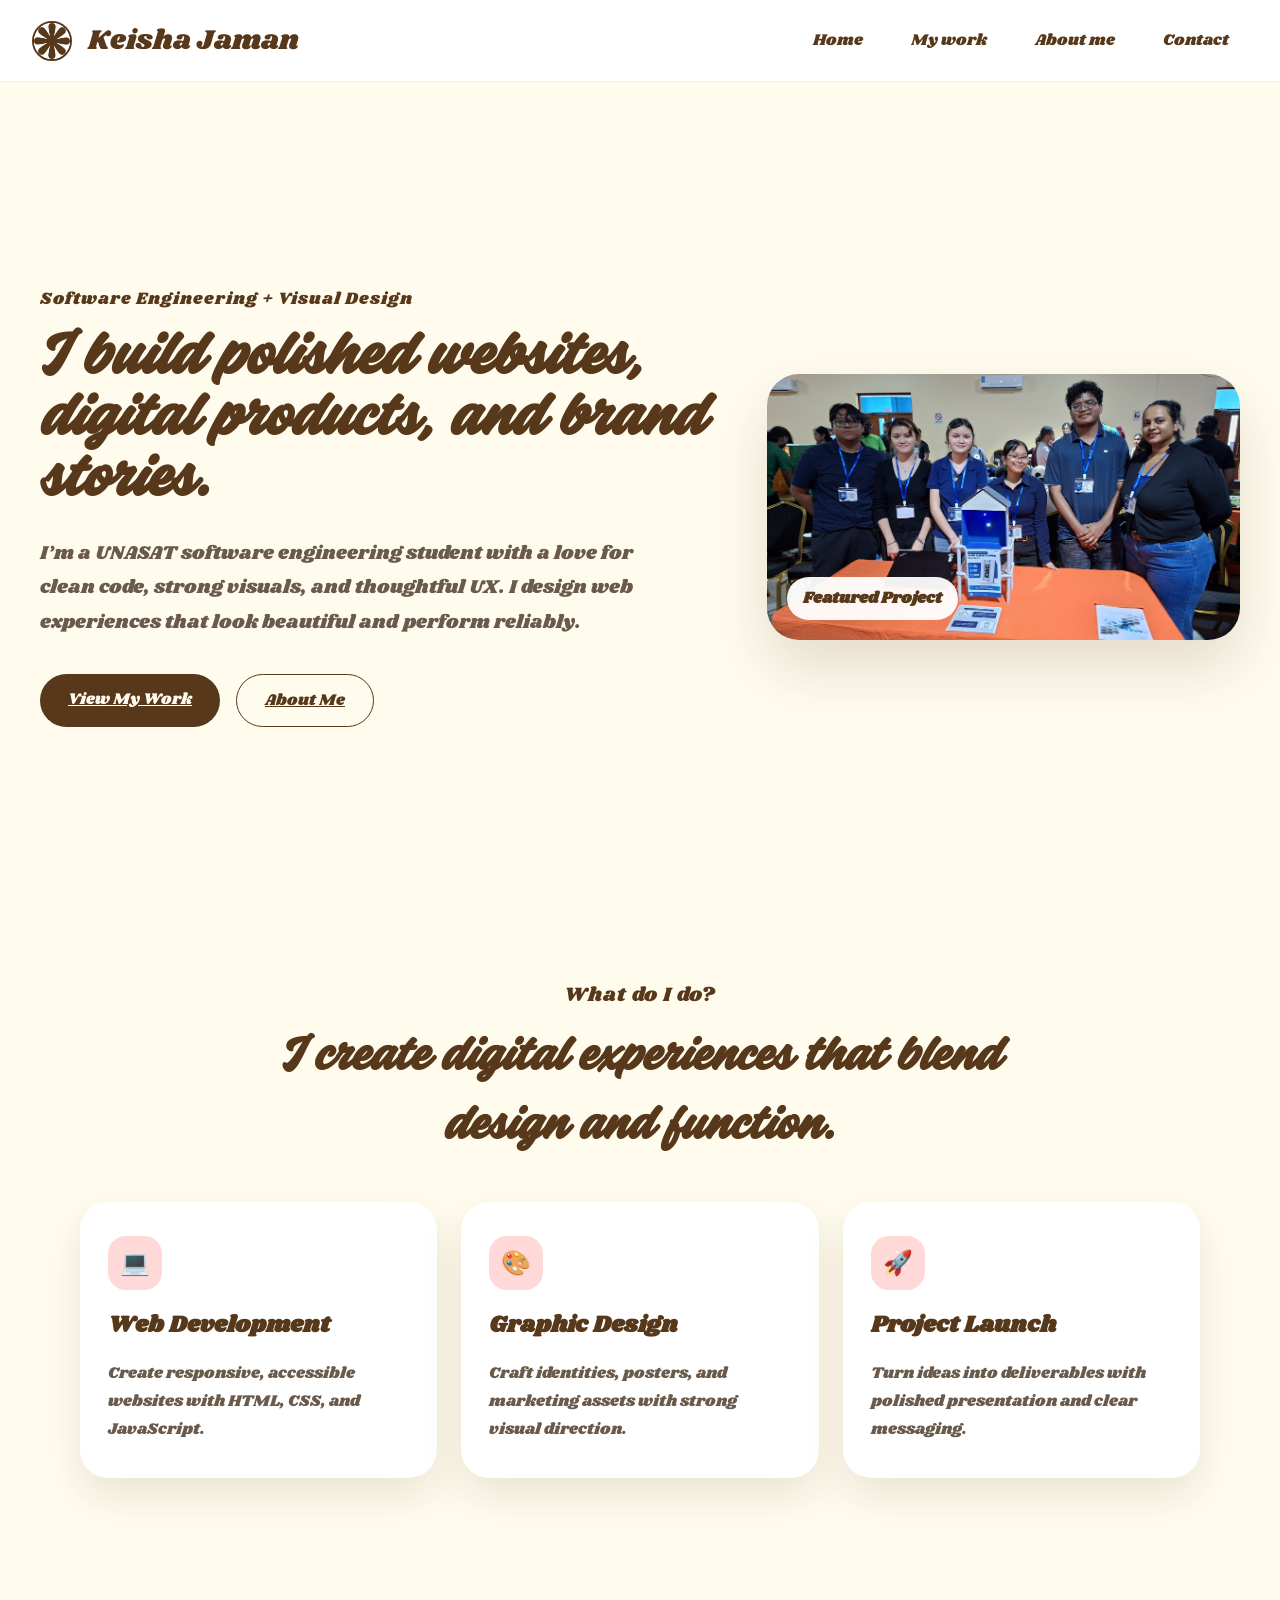
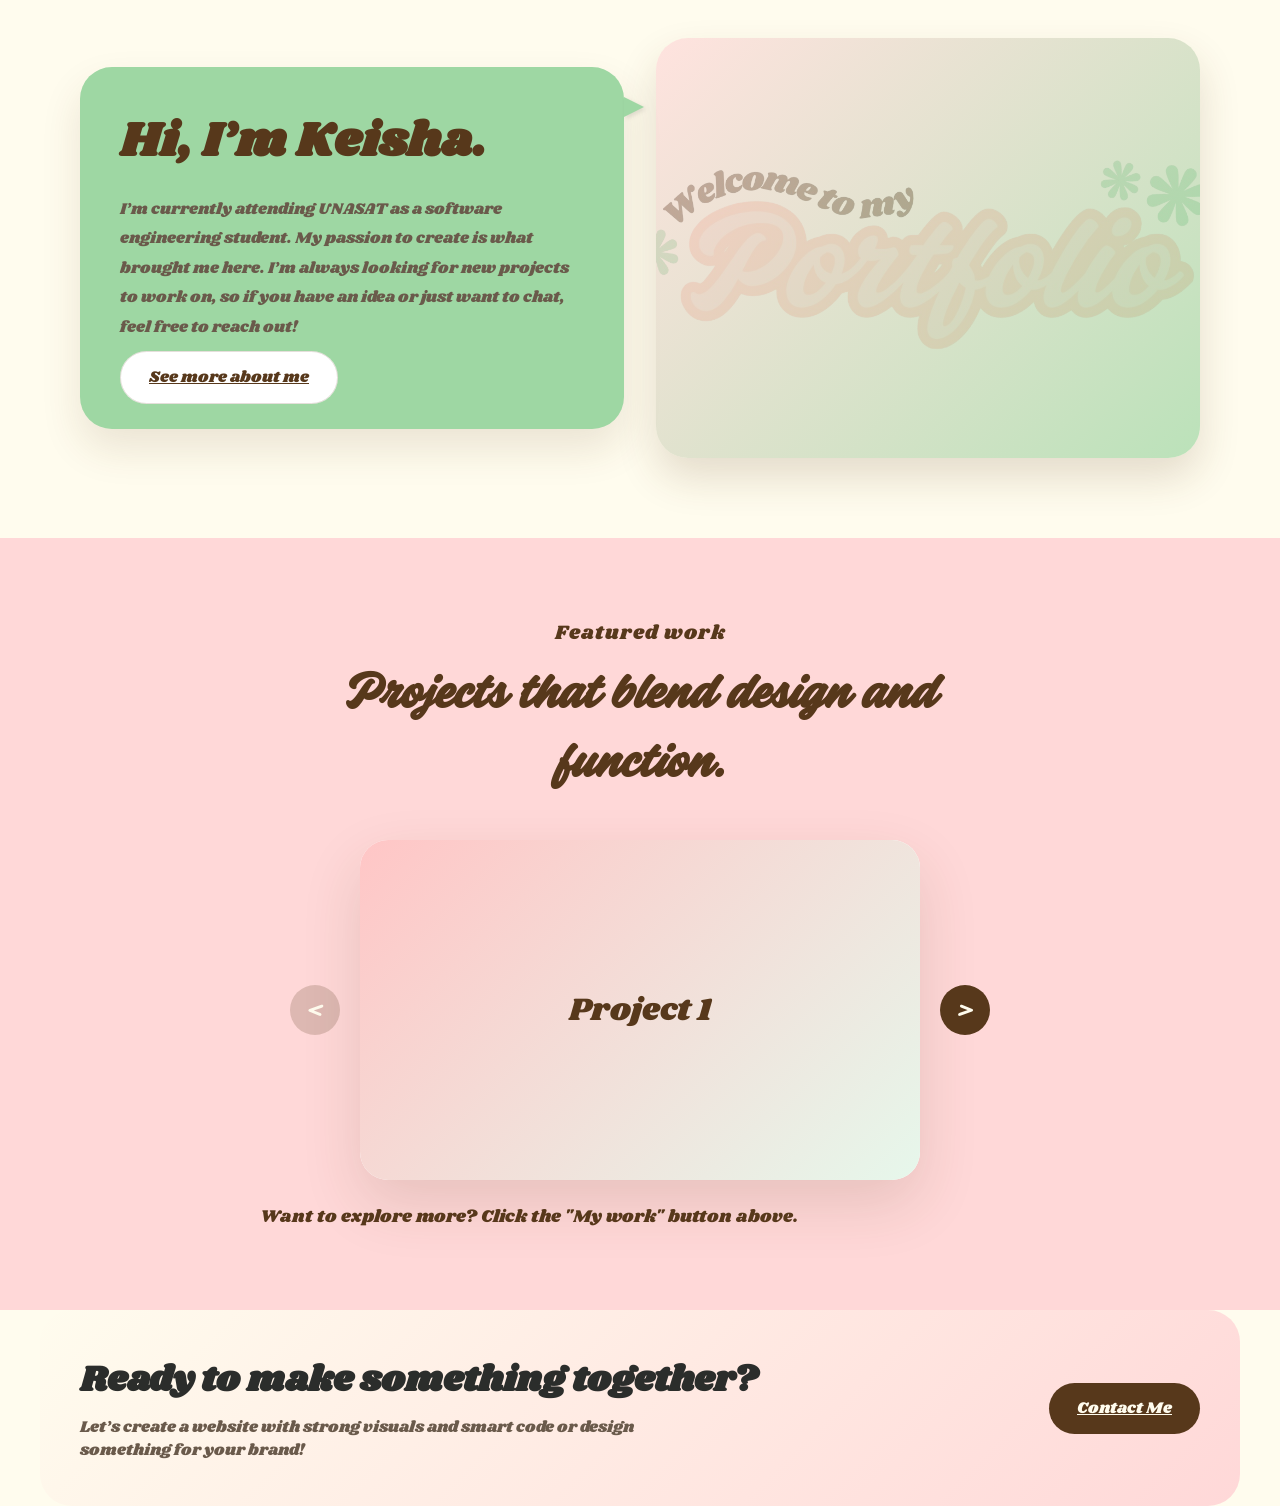
<file: index.html>
<!DOCTYPE html>
<html lang="en">
  <head>
    <meta charset="UTF-8" />
    <meta name="viewport" content="width=device-width, initial-scale=1.0" />
    <title>Keisha Jaman | Portfolio</title>
    <link rel="stylesheet" href="css/main.css" />
    <link href="https://fonts.googleapis.com/css2?family=Shrikhand&display=swap" rel="stylesheet" />
    <link rel="preload" as="font" href="font/fineday/fineday-styleone.ttf" type="font/ttf" crossorigin />
  </head>
<!--Header-->
  <body>
    <header>
      <div class="header-content">
        <img src="img/logo.png" alt="Logo" class="header-image" />
        <div class="header-text">Keisha Jaman</div>
      </div>
      <nav class="header-buttons">
        <button>Home</button>
        <button>My work</button>
        <button>About me</button>
        <button>Contact</button>
      </nav>
    </header>
<!---Section Intro-->
    <main>
      <section class="hero-section">
        <div class="hero-copy">
          <span class="hero-tag">Software Engineering + Visual Design</span>
          <h1 class="hero-title">I build polished websites, digital products, and brand stories.</h1>
          <p class="hero-description">
            I’m a UNASAT software engineering student with a love for clean code, strong visuals, and thoughtful UX. I design web experiences that look beautiful and perform reliably.
          </p>
          <div class="hero-actions">
            <a href="software.html" class="hero-button primary">View My Work</a>
            <a href="about.html" class="hero-button secondary">About Me</a>
          </div>
        </div>
        <div class="hero-visual">
          <div class="hero-card">
            <img src="img/6techgroup.jpeg" alt="Portfolio preview" class="hero-image" />
            <div class="hero-card-badge">Featured Project</div>
          </div>
        </div>
      </section>
<!---Section services--->
      <section class="services-section">
        <div class="section-heading">
          <span>What do I do?</span>
          <h2>I create digital experiences that blend design and function.</h2>
        </div>
        <div class="services-grid">
          <article class="service-card">
            <div class="service-icon">💻</div>
            <h3>Web Development</h3>
            <p>Create responsive, accessible websites with HTML, CSS, and JavaScript.</p>
          </article>
          <article class="service-card">
            <div class="service-icon">🎨</div>
            <h3>Graphic Design</h3>
            <p>Craft identities, posters, and marketing assets with strong visual direction.</p>
          </article>
          <article class="service-card">
            <div class="service-icon">🚀</div>
            <h3>Project Launch</h3>
            <p>Turn ideas into deliverables with polished presentation and clear messaging.</p>
          </article>
        </div>
      </section>
<!---Section about--->
      <section class="about-preview">
        <div class="about-panel">
          <h2>Hi, I’m Keisha.</h2>
          <p>
            I’m currently attending UNASAT as a software engineering student. My passion to create is what brought me here. I’m always looking for new projects to work on, so if you have an idea or just want to chat, feel free to reach out!
          </p>
          <a href="about.html" class="hero-button tertiary">See more about me</a>
        </div>
        <div class="about-image"></div>
      </section>
<!---Section project preview--->
      <section class="projects-section">
        <div class="section-heading">
          <span>Featured work</span>
          <h2>Projects that blend design and function.</h2>
        </div>
        <div class="projects-slider-container">
          <button class="slider-arrow slider-arrow-left" id="prevBtn">&lt;</button>
          <div class="projects-slider">
            <div class="project-slide active">
              <div class="project-square">Project 1</div>
            </div>
            <div class="project-slide">
              <div class="project-square">Project 2</div>
            </div>
            <div class="project-slide">
              <div class="project-square">Project 3</div>
            </div>
          </div>
          <button class="slider-arrow slider-arrow-right" id="nextBtn">&gt;</button>
        </div>
        <div class="projects-cta">Want to explore more? Click the "My work" button above.</div>
      </section>
<!---Section contact-->
      <section class="cta-banner">
        <div>
          <h2>Ready to make something together?</h2>
          <p>Let’s create a website with strong visuals and smart code or design something for your brand!</p>
        </div>
        <a href="contact.html" class="hero-button primary">Contact Me</a>
      </section>
    </main>
  
    <script src="js/navigation.js"></script>
    <script src="js/home.js"></script>
  </body>
</html>
</file>
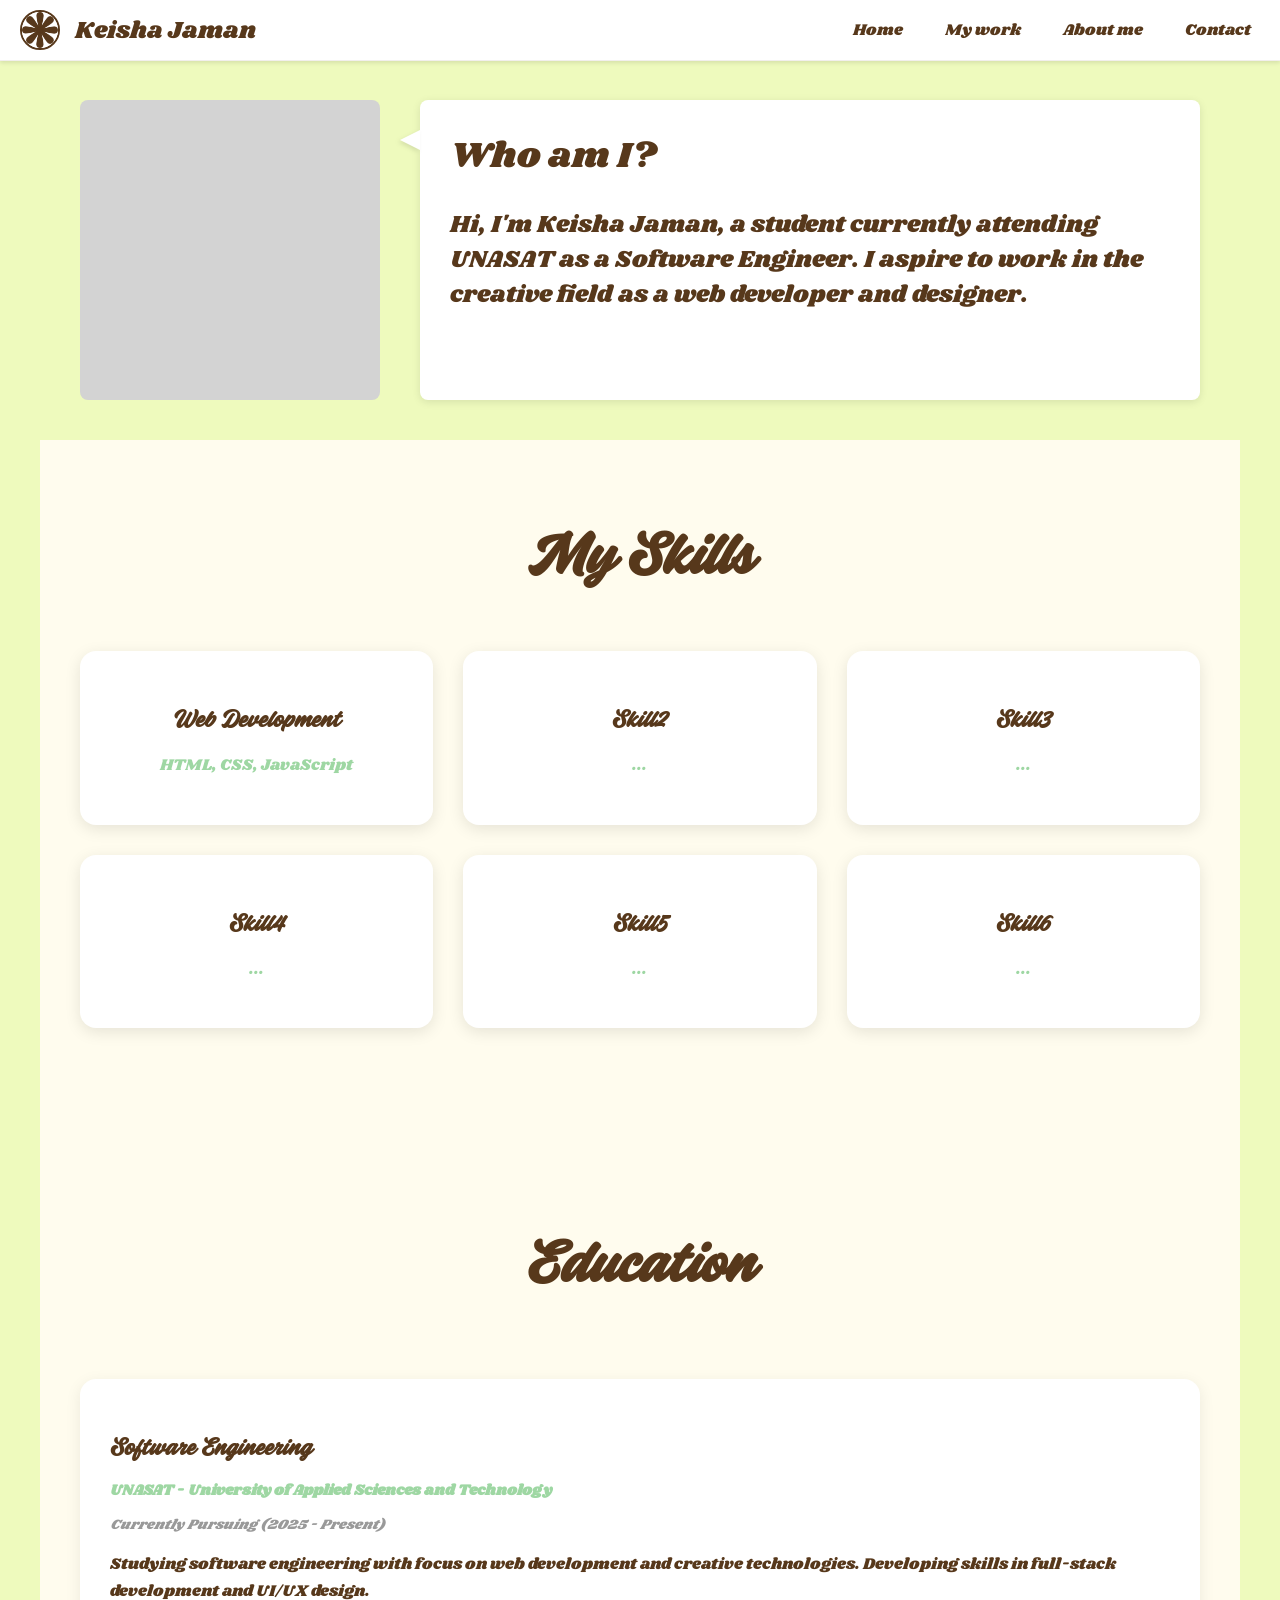
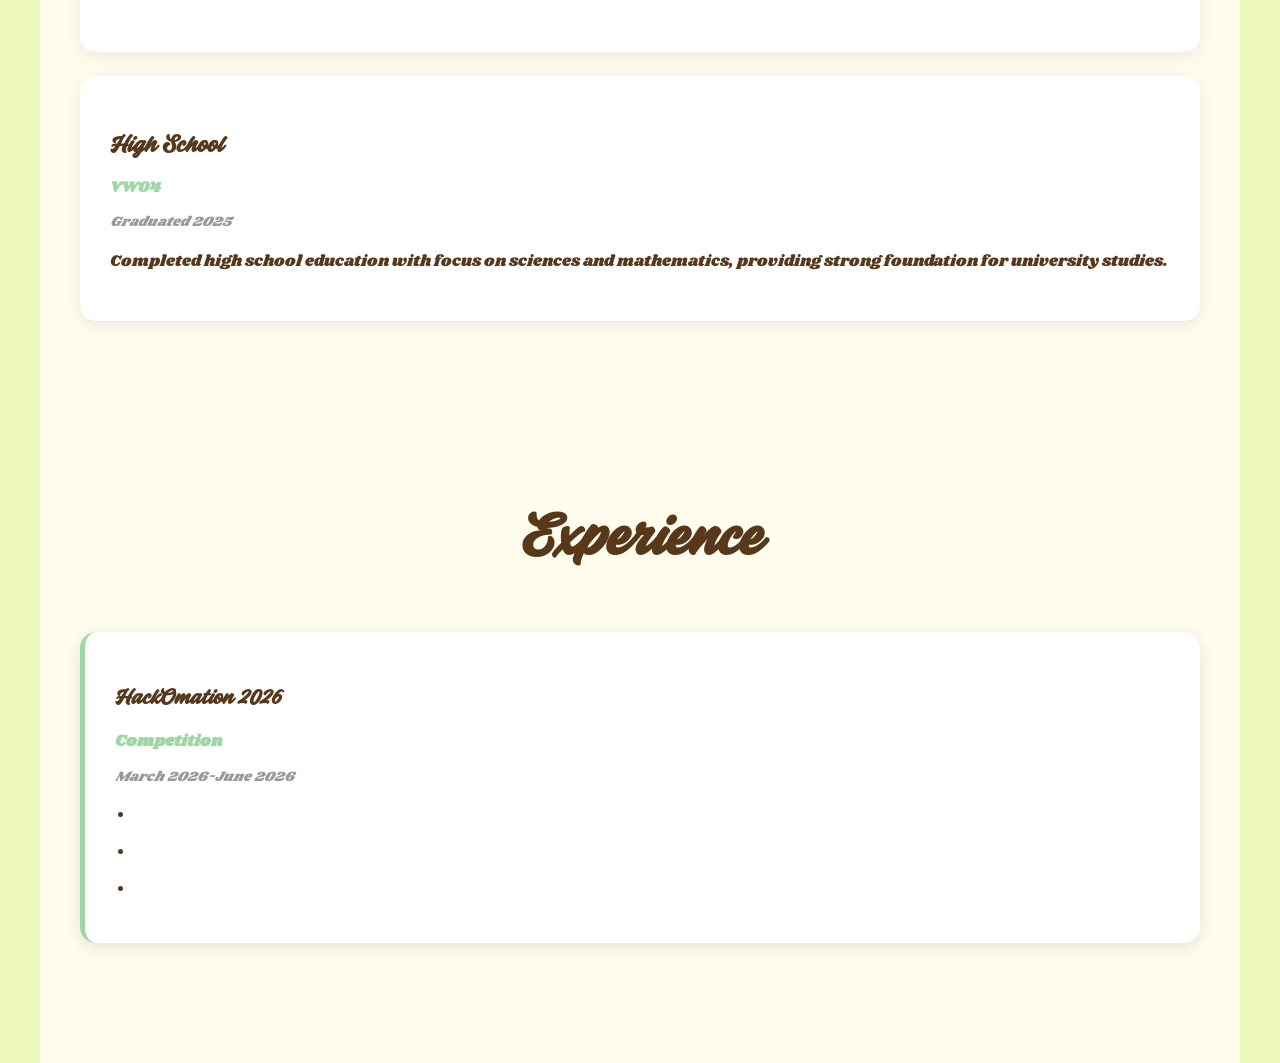
<file: about.html>
<!DOCTYPE html>
<!-- Declares this as an HTML5 document -->

<html lang="en">
  <!-- Main HTML element with language set to English -->
  <head>
    <!-- Head section: Contains metadata and links to external resources -->
    <meta charset="UTF-8" />
    <!-- Sets character encoding to UTF-8 for proper text display -->
    <meta name="viewport" content="width=device-width, initial-scale=1.0" />
    <!-- Makes the page responsive on mobile devices -->
    <title>About me</title>
    <!-- Sets the page title shown in the browser tab -->
    <link rel="stylesheet" href="css/main.css" />
    <!-- Links to the main CSS stylesheet for styling -->
    <link rel="stylesheet" href="css/about.css" />
    <!-- Links to the about page CSS stylesheet for styling -->
    <link rel="preconnect" href="https://fonts.googleapis.com">
    <!-- Preconnects to Google Fonts for faster loading -->
    <link rel="preconnect" href="https://fonts.gstatic.com" crossorigin>
    <!-- Preconnects to Google Fonts CDN -->
    <link href="https://fonts.googleapis.com/css2?family=Shrikhand&display=swap" rel="stylesheet">
    <!-- Imports Google Fonts for custom typography -->
    <link rel="preload" as="font" href="font/fineday/fineday-styleone.ttf" type="font/ttf" crossorigin>
  </head>

  <body>
    <!-- Main content area of the page -->
    <header>
      <!-- Navigation header that stays at the top of all pages -->
      <div class="header-content">
        <!-- Container for profile image and name -->
        <img src="img/logo.png" alt="Profile" class="header-image" />
        <!-- Profile picture (placeholder - add your image src) -->
        <div class="header-text">Keisha Jaman</div>
        <!-- Your name displayed in the header -->
      </div>
      <nav class="header-buttons">
        <!-- Navigation menu with clickable buttons -->
        <button>Home</button>
        <!-- Links to the home page -->
        <button>My work</button>
        <!-- Links to the portfolio/work page -->
        <button>About me</button>
        <!-- Links to the about page -->
        <button>Contact</button>
        <!-- Links to the contact page -->
      </nav>
    </header>
    <!-- Main about content area -->
    <div class="about-container">
      <div class="about-picture-placeholder"></div>
      <div class="about-text-block">
        <div class="About-text">Who am I?</div>
        <p>Hi, I'm Keisha Jaman, a student currently attending UNASAT as a Software Engineer. I aspire to work in the creative field as a web developer and designer.</p>
      </div>
    </div>

    <!-- Skills Section -->
    <div class="section-container">
      <div class="section-title">My Skills</div>
      <div class="skills-grid">
        <div class="skill-card">
          <h3 class="skill-name">Web Development</h3>
          <p class="skill-description">HTML, CSS, JavaScript</p>
        </div>
        <div class="skill-card">
          <h3 class="skill-name">Skill2</h3>
          <p class="skill-description">...</p>
        </div>
        <div class="skill-card">
          <h3 class="skill-name">Skill3</h3>
          <p class="skill-description">...</p>
        </div>
        <div class="skill-card">
          <h3 class="skill-name">Skill4</h3>
          <p class="skill-description">...</p>
        </div>
        <div class="skill-card">
          <h3 class="skill-name">Skill5</h3>
          <p class="skill-description">...</p>
        </div>
        <div class="skill-card">
          <h3 class="skill-name">Skill6</h3>
          <p class="skill-description">...</p>
        </div>
      </div>
    </div>
   
<!-- Education Section -->
    <div class="section-container">
      <div class="section-title">Education</div>
      <div class="timeline">
        <div class="timeline-item">
          <div class="timeline-marker"></div>
          <div class="timeline-content">
            <h3 class="timeline-title">Software Engineering</h3>
            <p class="timeline-institution">UNASAT - University of Applied Sciences and Technology</p>
            <p class="timeline-date">Currently Pursuing (2025 - Present)</p>
            <p class="timeline-description">Studying software engineering with focus on web development and creative technologies. Developing skills in full-stack development and UI/UX design.</p>
          </div>
        </div>

        <div class="timeline-item">
          <div class="timeline-marker"></div>
          <div class="timeline-content">
            <h3 class="timeline-title">High School</h3>
            <p class="timeline-institution">VWO4</p>
            <p class="timeline-date">Graduated 2025</p>
            <p class="timeline-description">Completed high school education with focus on sciences and mathematics, providing strong foundation for university studies.</p>
          </div>
        </div>
        </div>
      </div>
    </div>

    <!-- Experience Section -->
    <div class="section-container">
      <div class="section-title">Experience</div>
      <div class="experience-grid">
        <div class="experience-card">
          <h3 class="exp-title">HackOmation 2026</h3>
          <p class="exp-company">Competition</p>
          <p class="exp-date">March 2026-June 2026</p>
          <ul class="exp-responsibilities">
            <li></li>
            <li></li>
            <li></li>
          </ul>
        </div>
<!---Uncomment when you have experience to add
        <div class="experience-card">
          <h3 class="exp-title">Freelance Web Developer</h3>
          <p class="exp-company">Self-Employed</p>
          <p class="exp-date">2023 - Present</p>
          <ul class="exp-responsibilities">
            <li>Built custom websites for small businesses and startups</li>
            <li>Provided ongoing website maintenance and support</li>
            <li>Implemented SEO best practices and web accessibility standards</li>
          </ul>
        </div>

        <div class="experience-card">
          <h3 class="exp-title">Graphic Design Projects</h3>
          <p class="exp-company">Various Clients</p>
          <p class="exp-date">2022 - Present</p>
          <ul class="exp-responsibilities">
            <li>Created logos, branding materials, and marketing graphics</li>
            <li>Designed social media content and promotional materials</li>
            <li>Worked with clients to understand and meet their design needs</li>
          </ul>
        </div>
        --->
      </div>
    </div>
  </body>
  <!-- End of page content -->

  <script src="js/navigation.js"></script>
  <script src="js/about.js"></script>
  <!-- Links to JavaScript file that handles button navigation -->
</html>
</file>
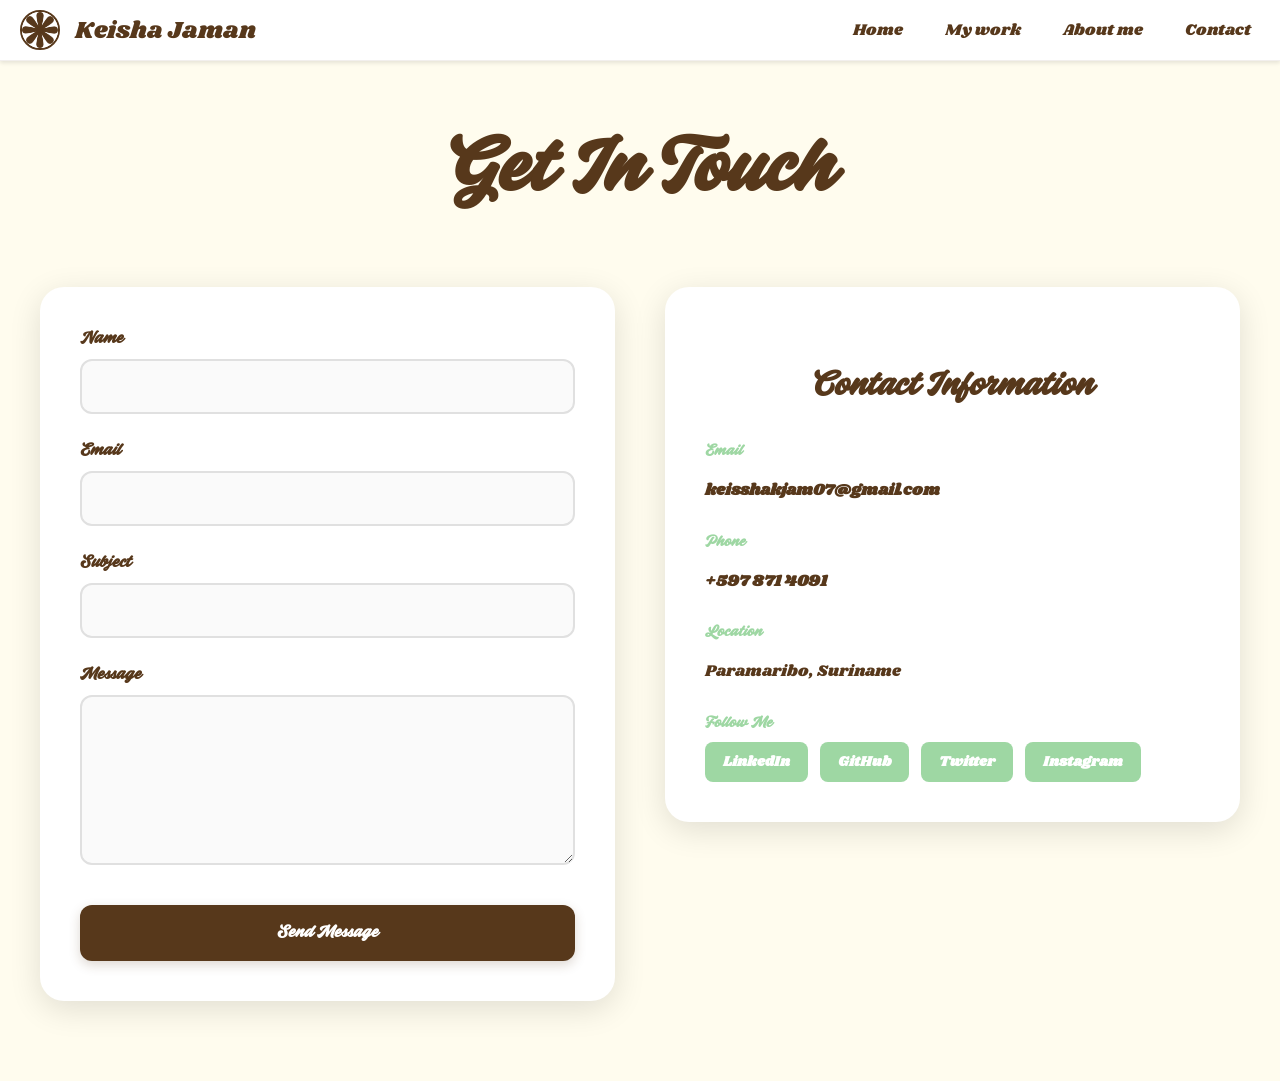
<file: contact.html>
<!DOCTYPE html>
<!-- Declares this as an HTML5 document -->

<html lang="en">
  <head>
    <!-- Head section: Contains metadata and links to external resources -->
    <meta charset="UTF-8" />
    <!-- Sets character encoding to UTF-8 for proper text display -->
    <meta name="viewport" content="width=device-width, initial-scale=1.0" />
    <!-- Makes the page responsive on mobile devices -->
    <title>Contact</title>
    <!-- Sets the page title shown in the browser tab -->
    <link rel="stylesheet" href="css/main.css" />
    <!-- Links to the main CSS stylesheet for styling -->
    <link rel="stylesheet" href="css/contact.css" />
    <!-- Links to the contact page CSS stylesheet -->
    <link rel="preconnect" href="https://fonts.googleapis.com">
    <!-- Preconnects to Google Fonts for faster loading -->
    <link rel="preconnect" href="https://fonts.gstatic.com" crossorigin>
    <link href="https://fonts.googleapis.com/css2?family=Shrikhand&display=swap" rel="stylesheet">
    <link rel="preload" as="font" href="font/fineday/fineday-styleone.ttf" type="font/ttf" crossorigin>
  </head>

  <body>
    <!-- Main content area of the page -->
    <header>
      <div class="header-content">
        <img src="img/logo.png" alt="Profile" class="header-image" />
        <div class="header-text">Keisha Jaman</div>
      </div>
      <nav class="header-buttons">
        <button>Home</button>
        <button>My work</button>
        <button>About me</button>
        <button>Contact</button>
      </nav>
    </header>
    <!-- Add your contact information and form here -->
    <div class="contact-container">
      <div class="contact-title">Get In Touch</div>
      
      <div class="contact-content">
        <!-- Contact Form -->
        <div class="contact-form-wrapper">
          <form class="contact-form" id="contactForm">
            <div class="form-group">
              <label for="name">Name</label>
              <input type="text" id="name" name="name" required>
            </div>

            <div class="form-group">
              <label for="email">Email</label>
              <input type="email" id="email" name="email" required>
            </div>

            <div class="form-group">
              <label for="subject">Subject</label>
              <input type="text" id="subject" name="subject" required>
            </div>

            <div class="form-group">
              <label for="message">Message</label>
              <textarea id="message" name="message" rows="6" required></textarea>
            </div>

            <button type="submit" class="submit-button">Send Message</button>
          </form>
        </div>

        <!-- Contact Information -->
        <div class="contact-info-wrapper">
          <div class="contact-info-box">
            <h3 class="info-title">Contact Information</h3>
            
            <div class="info-item">
              <h4 class="info-label">Email</h4>
              <p class="info-text"><a href="mailto:keisshakjam07@gmail.com">keisshakjam07@gmail.com</a></p>
            </div>

            <div class="info-item">
              <h4 class="info-label">Phone</h4>
              <p class="info-text"><a href="tel:+1234567890">+597 871 4091</a></p>
            </div>

            <div class="info-item">
              <h4 class="info-label">Location</h4>
              <p class="info-text">Paramaribo, Suriname</p>
            </div>

            <div class="info-item">
              <h4 class="info-label">Follow Me</h4>
              <div class="social-links">
                <a href="#" class="social-link" title="LinkedIn">LinkedIn</a>
                <a href="#" class="social-link" title="GitHub">GitHub</a>
                <a href="#" class="social-link" title="Twitter">Twitter</a>
                <a href="#" class="social-link" title="Instagram">Instagram</a>
              </div>
            </div>
          </div>
        </div>
      </div>
    </div>
  </body>
  <!-- End of page content -->

  <script src="js/navigation.js"></script>
  <script src="js/contact.js"></script>
</html>
</file>
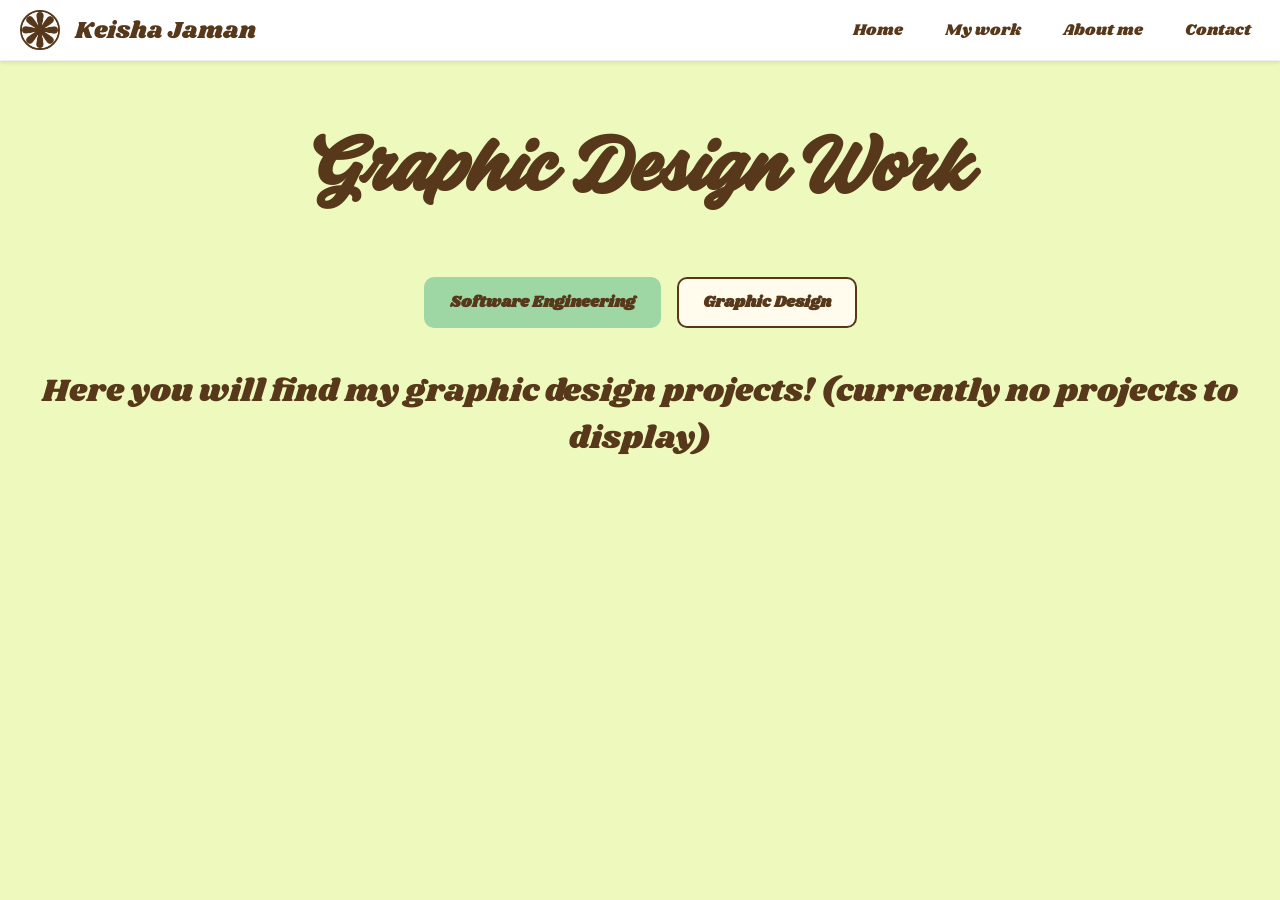
<file: graphic.html>
<!DOCTYPE html>
<html lang="en">
  <head>
    <meta charset="UTF-8" />
    <meta name="viewport" content="width=device-width, initial-scale=1.0" />
    <title>Graphic Design Work</title>
    <link rel="stylesheet" href="css/main.css" />
    <link rel="stylesheet" href="css/work.css" />
    <link rel="preconnect" href="https://fonts.googleapis.com">
    <link rel="preconnect" href="https://fonts.gstatic.com" crossorigin>
    <link href="https://fonts.googleapis.com/css2?family=Shrikhand&display=swap" rel="stylesheet">
    <link rel="preload" as="font" href="font/fineday/fineday-styleone.ttf" type="font/ttf" crossorigin>
  </head>
  <!--Header-->
  <body>
    <header>
      <div class="header-content">
        <img src="img/logo.png" alt="Profile" class="header-image" />
        <div class="header-text">Keisha Jaman</div>
      </div>
      <nav class="header-buttons">
        <button>Home</button>
        <button>My work</button>
        <button>About me</button>
        <button>Contact</button>
      </nav>
    </header>
<!--Title and Buttons-->
    <div class="work-container">
      <div class="work-header">
        <div class="work-title">Graphic Design Work</div>
        <div class="work-filter-buttons">
          <a class="category-button" href="software.html">Software Engineering</a>
          <a class="category-button active" href="graphic.html">Graphic Design</a>
        </div>
      </div>

      <div class="projects-showcase">
        <div class="category-section">
          <div class="category-heading">Here you will find my graphic design projects! (currently no projects to display)</div>
<!--Uncomment when you have projects to add
          <div class="project-showcase">
            <div class="project-image-container">
              <div class="image-carousel"> 
                <div class="carousel-slides">
                  <div class="project-image-placeholder"><span>Brand 1</span></div>
                  <div class="project-image-placeholder"><span>Brand 2</span></div>
                  <div class="project-image-placeholder"><span>Logo</span></div>
                </div>
                <button class="carousel-nav carousel-prev">❮</button>
                <button class="carousel-nav carousel-next">❯</button>
                <div class="carousel-dots">
                  <span class="carousel-dot active"></span>
                  <span class="carousel-dot"></span>
                  <span class="carousel-dot"></span>
                </div>
              </div>
            </div>
            <div class="project-info-box">
              <h2 class="project-title">Project Title1</h2>
              <p class="project-description">Project discription goes here.</p>
              <p class="project-tech"><strong>Tools:</strong> (ex. Adobe Illustrator, Photoshop)</p>
              <button class="demo-button" onclick="window.open('#', '_blank')">View Demo</button>
            </div>
          </div>

          <div class="project-showcase">
            <div class="project-image-container">
              <div class="image-carousel">
                <div class="carousel-slides">
                  <div class="project-image-placeholder"><span>Event 1</span></div>
                  <div class="project-image-placeholder"><span>Poster</span></div>
                </div>
                <button class="carousel-nav carousel-prev">❮</button>
                <button class="carousel-nav carousel-next">❯</button>
                <div class="carousel-dots">
                  <span class="carousel-dot active"></span>
                  <span class="carousel-dot"></span>
                </div>
              </div>
            </div>
            <div class="project-info-box">
              <h2 class="project-title">Project title2</h2>
              <p class="project-description">Project discription goes here.</p>
              <p class="project-tech"><strong>Tools:</strong>(ex. Adobe Photoshop, InDesign)</p>
              <button class="demo-button" onclick="window.open('#', '_blank')">View Demo</button>
            </div>
          </div>
        </div>
      </div>
    </div>
--->
    <script src="js/navigation.js"></script>
    <script src="js/work.js"></script>
  </body>
</html>
</file>
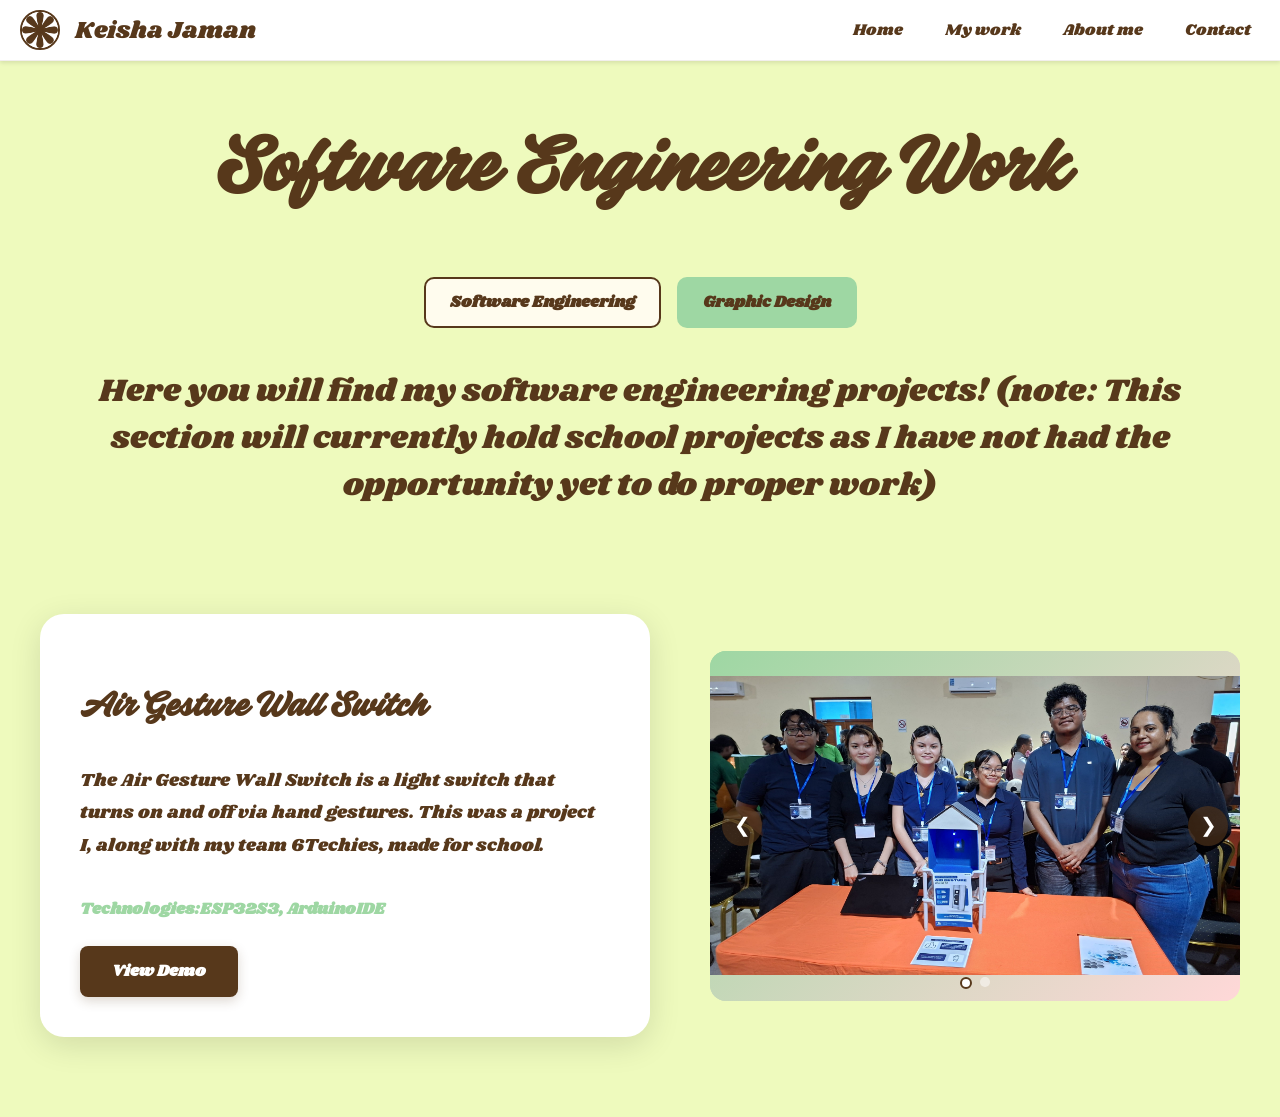
<file: software.html>
<!DOCTYPE html>
<html lang="en">
  <head>
    <meta charset="UTF-8" />
    <meta name="viewport" content="width=device-width, initial-scale=1.0" />
    <title>Software Engineering Work</title>
    <link rel="stylesheet" href="css/main.css" />
    <link rel="stylesheet" href="css/work.css" />
    <link rel="preconnect" href="https://fonts.googleapis.com">
    <link rel="preconnect" href="https://fonts.gstatic.com" crossorigin>
    <link href="https://fonts.googleapis.com/css2?family=Shrikhand&display=swap" rel="stylesheet">
    <link rel="preload" as="font" href="font/fineday/fineday-styleone.ttf" type="font/ttf" crossorigin>
  </head>
  <body>
    <header>
      <div class="header-content">
        <img src="img/logo.png" alt="Profile" class="header-image" />
        <div class="header-text">Keisha Jaman</div>
      </div>
      <nav class="header-buttons">
        <button>Home</button>
        <button>My work</button>
        <button>About me</button>
        <button>Contact</button>
      </nav>
    </header>

    <div class="work-container">
      <div class="work-header">
        <div class="work-title">Software Engineering Work</div>
        <div class="work-filter-buttons">
          <a class="category-button active" href="software.html">Software Engineering</a>
          <a class="category-button" href="graphic.html">Graphic Design</a>
        </div>
      </div>

      <div class="projects-showcase">
        <div class="category-section">
          <div class="category-heading">Here you will find my software engineering projects! (note: This section will currently hold school projects as I have not had the opportunity yet to do proper work)</div>

          <div class="project-showcase">
            <div class="project-image-container">
              <div class="image-carousel">
                <div class="carousel-slides">
                  <div class="project-image-placeholder"><img src="img/6techgroup.jpeg" alt="6techgroup-pic"></div>
                  <div class="project-image-placeholder"><img src="img/6techswitch.jpeg" alt="6techswitch-pic"></div>
                </div>
                <button class="carousel-nav carousel-prev">❮</button>
                <button class="carousel-nav carousel-next">❯</button>
                <div class="carousel-dots">
                  <span class="carousel-dot active"></span>
                  <span class="carousel-dot"></span>
                </div>
              </div>
            </div>
            <div class="project-info-box">
              <h2 class="project-title">Air Gesture Wall Switch</h2>
              <p class="project-description">The Air Gesture Wall Switch is a light switch that turns on and off via hand gestures. This was a project I, along with my team 6Techies, made for school.</p>
              <p class="project-tech"><strong>Technologies:</strong>ESP32S3, ArduinoIDE</p>
              <button class="demo-button" onclick="window.open('#', '_blank')">View Demo</button>
            </div>
          </div>
<!--Uncomment when you have more projects to showcase
          <div class="project-showcase">
            <div class="project-image-container">
              <div class="image-carousel">
                <div class="carousel-slides">
                  <div class="project-image-placeholder"><span>Portfolio 1</span></div>
                  <div class="project-image-placeholder"><span>Portfolio 2</span></div>
                </div>
                <button class="carousel-nav carousel-prev">❮</button>
                <button class="carousel-nav carousel-next">❯</button>
                <div class="carousel-dots">
                  <span class="carousel-dot active"></span>
                  <span class="carousel-dot"></span>
                </div>
              </div>
            </div>
            <div class="project-info-box">
              <h2 class="project-title">Personal Portfolio</h2>
              <p class="project-description">Project description goes here.</p>
              <p class="project-tech"><strong>Technologies:</strong> (ex. HTML, CSS, JavaScript)</p>
              <button class="demo-button" onclick="window.open('#', '_blank')">View Demo</button>
            </div>
          </div>

          <div class="project-showcase">
            <div class="project-image-container">
              <div class="image-carousel">
                <div class="carousel-slides">
                  <div class="project-image-placeholder"><span>Landing 1</span></div>
                  <div class="project-image-placeholder"><span>Landing 2</span></div>
                </div>
                <button class="carousel-nav carousel-prev">❮</button>
                <button class="carousel-nav carousel-next">❯</button>
                <div class="carousel-dots">
                  <span class="carousel-dot active"></span>
                  <span class="carousel-dot"></span>
                </div>
              </div>
            </div>
            <div class="project-info-box">
              <h2 class="project-title">Landing Page</h2>
              <p class="project-description">Project description goes here.</p>
              <p class="project-tech"><strong>Technologies:</strong> (ex. HTML, CSS, JavaScript)</p>
              <button class="demo-button" onclick="window.open('#', '_blank')">View Demo</button>
            </div>
          </div>
        </div>
      </div>
    </div>
--->
    <script src="js/navigation.js"></script>
    <script src="js/work.js"></script>
  </body>
</html>
</file>
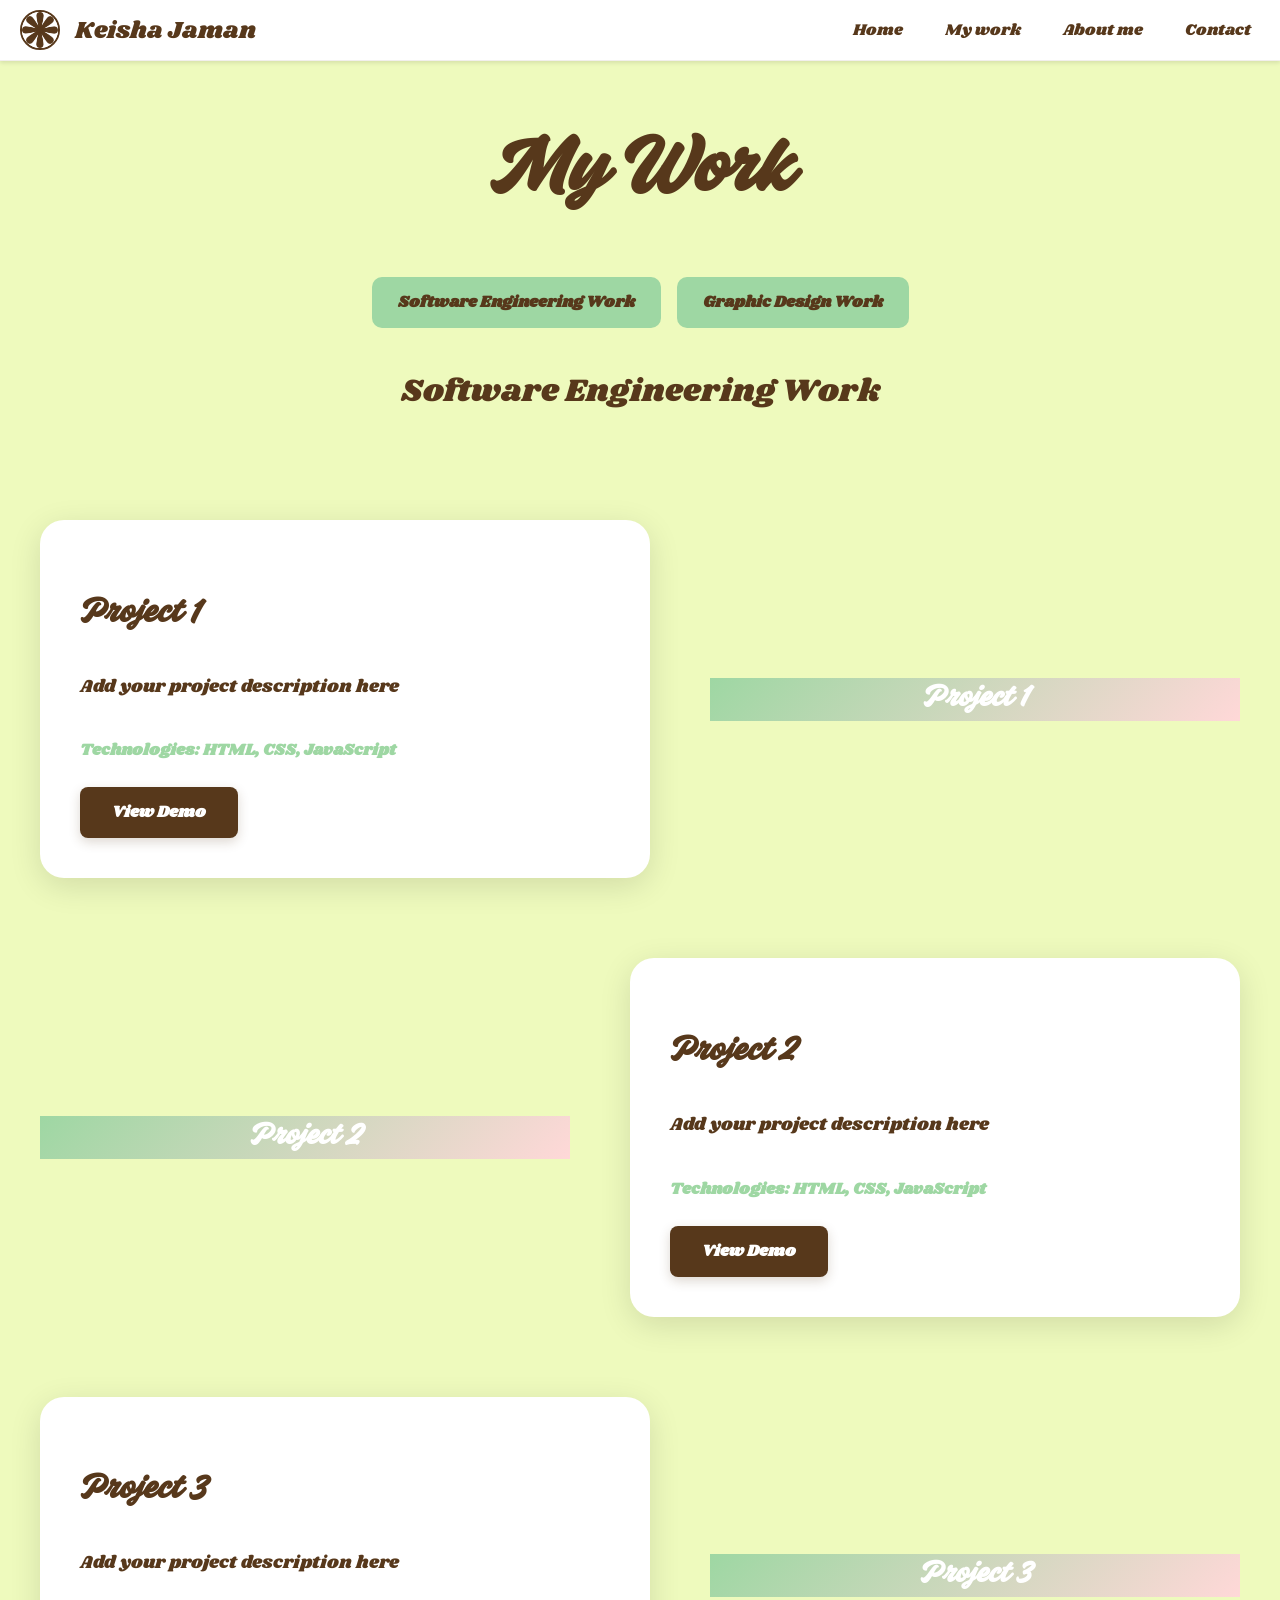
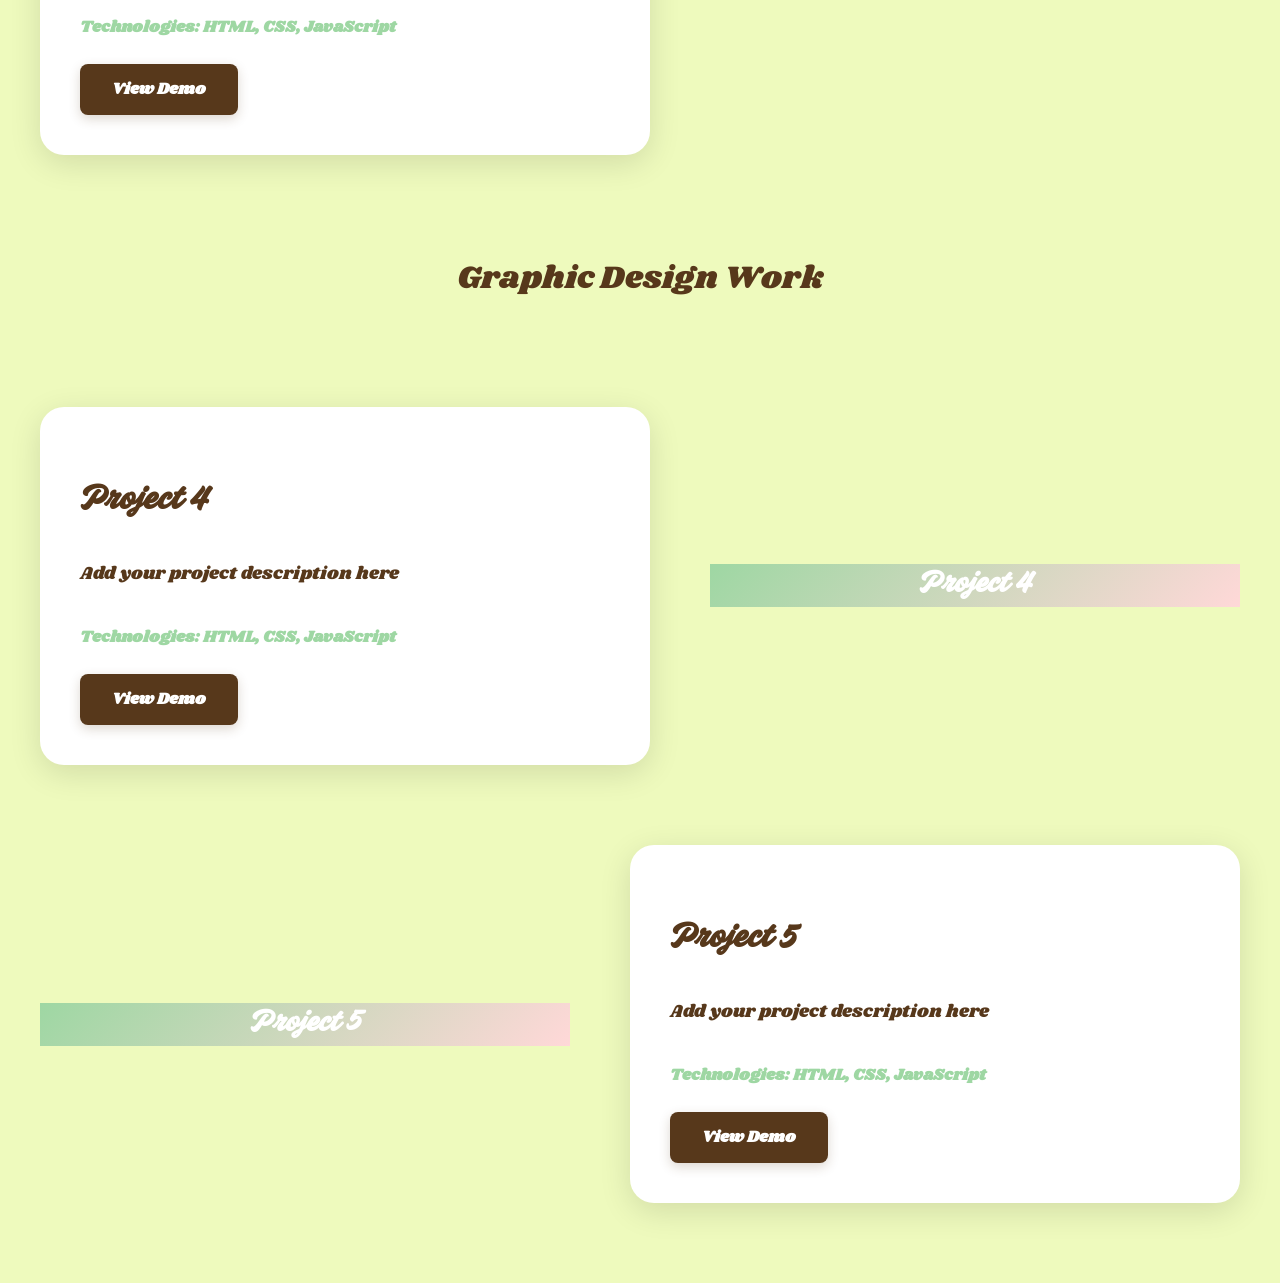
<file: work.html>
<!DOCTYPE html>
<!-- Declares this as an HTML5 document -->

<html lang="en">
  <!-- Main HTML element with language set to English -->
  <head>
    <!-- Head section: Contains metadata and links to external resources -->
    <meta charset="UTF-8" />
    <!-- Sets character encoding to UTF-8 for proper text display -->
    <meta name="viewport" content="width=device-width, initial-scale=1.0" />
    <!-- Makes the page responsive on mobile devices -->
    <title>My work</title>
    <!-- Sets the page title shown in the browser tab -->
    <link rel="stylesheet" href="css/main.css" />
    <!-- Links to the main CSS stylesheet for styling -->
    <link rel="stylesheet" href="css/work.css" />
    <!-- Links to the work page CSS stylesheet -->
    <link rel="preconnect" href="https://fonts.googleapis.com">
    <!-- Preconnects to Google Fonts for faster loading -->
    <link rel="preconnect" href="https://fonts.gstatic.com" crossorigin>
    <!-- Preconnects to Google Fonts CDN -->
    <link href="https://fonts.googleapis.com/css2?family=Shrikhand&display=swap" rel="stylesheet">
    <!-- Imports Google Fonts for custom typography -->
    <link rel="preload" as="font" href="font/fineday/fineday-styleone.ttf" type="font/ttf" crossorigin>
  </head>

  <body>
    <!-- Main content area of the page -->
    <header>
      <!-- Navigation header that stays at the top of all pages -->
      <div class="header-content">
        <!-- Container for profile image and name -->
        <img src="img/logo.png" alt="Profile" class="header-image" />
        <!-- Profile picture (placeholder - add your image src) -->
        <div class="header-text">Keisha Jaman</div>
        <!-- Your name displayed in the header -->
      </div>
      <nav class="header-buttons">
        <!-- Navigation menu with clickable buttons -->
        <button>Home</button>
        <!-- Links to the home page -->
        <button>My work</button>
        <!-- Links to the portfolio/work page -->
        <button>About me</button>
        <!-- Links to the about page -->
        <button>Contact</button>
        <!-- Links to the contact page -->
      </nav>
    </header>

    <!-- Work/Projects section -->
    <div class="work-container">
      <div class="work-header">
        <div class="work-title">My Work</div>
        <div class="work-filter-buttons">
          <a class="category-button" href="software.html">Software Engineering Work</a>
          <a class="category-button" href="graphic.html">Graphic Design Work</a>
        </div>
      </div>

      <div class="projects-showcase">
        <div id="software-projects" class="category-section">
          <div class="category-heading">Software Engineering Work</div>
          <!-- Project 1 -->
          <div class="project-showcase" id="project-1">
            <div class="project-image-container">
              <div class="project-image-placeholder">
                <span>Project 1</span>
              </div>
            </div>
            <div class="project-info-box">
              <h2 class="project-title">Project 1</h2>
              <p class="project-description">Add your project description here</p>
              <p class="project-tech"><strong>Technologies:</strong> HTML, CSS, JavaScript</p>
              <button class="demo-button" onclick="window.open('#', '_blank')">View Demo</button>
            </div>
          </div>

          <!-- Project 2 -->
          <div class="project-showcase" id="project-2">
            <div class="project-image-container">
              <div class="project-image-placeholder">
                <span>Project 2</span>
              </div>
            </div>
            <div class="project-info-box">
              <h2 class="project-title">Project 2</h2>
              <p class="project-description">Add your project description here</p>
              <p class="project-tech"><strong>Technologies:</strong> HTML, CSS, JavaScript</p>
              <button class="demo-button" onclick="window.open('#', '_blank')">View Demo</button>
            </div>
          </div>

          <!-- Project 3 -->
          <div class="project-showcase" id="project-3">
            <div class="project-image-container">
              <div class="project-image-placeholder">
                <span>Project 3</span>
              </div>
            </div>
            <div class="project-info-box">
              <h2 class="project-title">Project 3</h2>
              <p class="project-description">Add your project description here</p>
              <p class="project-tech"><strong>Technologies:</strong> HTML, CSS, JavaScript</p>
              <button class="demo-button" onclick="window.open('#', '_blank')">View Demo</button>
            </div>
          </div>
        </div>

        <div id="graphic-projects" class="category-section">
          <div class="category-heading">Graphic Design Work</div>

          <!-- Project 4 -->
          <div class="project-showcase" id="project-4">
            <div class="project-image-container">
              <div class="project-image-placeholder">
                <span>Project 4</span>
              </div>
            </div>
            <div class="project-info-box">
              <h2 class="project-title">Project 4</h2>
              <p class="project-description">Add your project description here</p>
              <p class="project-tech"><strong>Technologies:</strong> HTML, CSS, JavaScript</p>
              <button class="demo-button" onclick="window.open('#', '_blank')">View Demo</button>
            </div>
          </div>

          <!-- Project 5 -->
          <div class="project-showcase" id="project-5">
            <div class="project-image-container">
              <div class="project-image-placeholder">
                <span>Project 5</span>
              </div>
            </div>
            <div class="project-info-box">
              <h2 class="project-title">Project 5</h2>
              <p class="project-description">Add your project description here</p>
              <p class="project-tech"><strong>Technologies:</strong> HTML, CSS, JavaScript</p>
              <button class="demo-button" onclick="window.open('#', '_blank')">View Demo</button>
            </div>
          </div>
        </div>
      </div>
    </div>
  </body>
  <!-- End of page content -->

  <script src="js/navigation.js"></script>
  <script src="js/work.js"></script>
  <!-- Links to JavaScript file that handles button navigation -->
</html>
</file>
<file: css/main.css>
﻿@font-face {
  font-family: "Fineday Style One";
  src: url("../font/fineday/fineday-styleone.ttf") format("truetype");
  font-weight: normal;
  font-style: normal;
}


:root {
  --bg: #fffcee;
  --surface: #ffffff;
  --primary: #57381b;
  --primary-soft: #9ed7a3;
  --accent: #ffd8d8;
  --text: #2b2d2b;
  --muted: #6a5a4b;
}

* {
  box-sizing: border-box;
}

html {
  scroll-behavior: smooth;
}

body {
  margin: 0;
  font-family: "Shrikhand", serif;
  background: var(--bg);
  color: var(--text);
}

img {
  max-width: 100%;
  display: block;
}

a {
  color: inherit;
}

button,
.hero-button {
  font: inherit;
}

/* Header Styles */
header {
  position: fixed;
  top: 0;
  left: 0;
  width: 100%;
  padding: 18px 32px;
  display: flex;
  justify-content: space-between;
  align-items: center;
  background: rgba(255, 255, 255, 0.96);
  border-bottom: 1px solid rgba(87, 56, 27, 0.08);
  z-index: 100;
}

.header-content {
  display: flex;
  align-items: center;
  gap: 16px;
}

.header-image {
  width: 40px;
  height: 40px;
  border-radius: 50%;
  object-fit: cover;
  border: 2px solid var(--primary);
}

.header-text {
  font-family: "Shrikhand", serif;
  font-size: 28px;
  color: var(--primary);
}

.header-buttons {
  display: flex;
  gap: 10px;
  flex-wrap: wrap;
}

.header-buttons button {
  background: transparent;
  color: var(--primary);
  border: 1px solid transparent;
  padding: 10px 18px;
  border-radius: 30px;
  cursor: pointer;
  transition: all 0.2s ease;
}

.header-buttons button:hover {
  background: var(--accent);
}

/* Hero Section Styles */
main {
  padding-top: 102px;
}

.hero-section {
  min-height: calc(100vh - 102px);
  display: grid;
  grid-template-columns: 1.3fr 0.9fr;
  gap: 44px;
  align-items: center;
  padding: 72px 40px 60px;
}

.hero-tag {
  display: inline-block;
  margin-bottom: 18px;
  color: var(--primary);
  letter-spacing: 1px;
  font-size: 17px;
}

.hero-title {
  font-family: "Fineday Style One", serif;
  font-size: clamp(3rem, 5vw, 5rem);
  margin: 0;
  line-height: 0.95;
  color: var(--primary);
}

.hero-description {
  max-width: 620px;
  margin: 24px 0 34px;
  font-size: 1.2rem;
  line-height: 1.8;
  color: var(--muted);
}

.hero-actions {
  display: flex;
  gap: 16px;
  flex-wrap: wrap;
}

.hero-button {
  border-radius: 999px;
  padding: 14px 28px;
  border: none;
  cursor: pointer;
  transition: transform 0.2s ease, background-color 0.2s ease;
}

.hero-button.primary {
  background: var(--primary);
  color: #fffcee;
}

.hero-button.secondary {
  background: transparent;
  color: var(--primary);
  border: 1px solid var(--primary);
}

.hero-button.tertiary {
  background: #fff;
  color: var(--primary);
  border: 1px solid rgba(87, 56, 27, 0.16);
}

.hero-button:hover {
  transform: translateY(-2px);
}

.hero-visual {
  display: flex;
  justify-content: center;
}

.hero-card {
  width: 100%;
  border-radius: 32px;
  overflow: hidden;
  box-shadow: 0 28px 60px rgba(87, 56, 27, 0.16);
  position: relative;
}

.hero-image {
  width: 100%;
  height: auto;
}

.hero-card-badge {
  position: absolute;
  bottom: 20px;
  left: 20px;
  background: rgba(255, 255, 255, 0.94);
  color: var(--primary);
  padding: 10px 16px;
  border-radius: 999px;
  font-weight: bold;
  box-shadow: 0 12px 30px rgba(87, 56, 27, 0.12);
}

/* Services Section Styles */
.services-section,
.about-preview,
.projects-section,
.cta-banner {
  padding: 80px 40px;
}

.section-heading {
  text-align: center;
  max-width: 760px;
  margin: 0 auto 40px;
}

.section-heading span {
  display: block;
  margin-bottom: 14px;
  letter-spacing: 1px;
  color: var(--primary);
  font-size: 20px;
}

.section-heading h2 {
  margin: 0;
  color: var(--primary);
  font-family: "Fineday Style One", serif;
  font-size: clamp(2.5rem, 4vw, 4rem);
}

.services-grid {
  display: grid;
  grid-template-columns: repeat(3, minmax(240px, 1fr));
  gap: 24px;
  max-width: 1120px;
  margin: 0 auto;
}

.service-card {
  background: var(--surface);
  padding: 34px 28px;
  border-radius: 28px;
  box-shadow: 0 18px 40px rgba(87, 56, 27, 0.12);
  display: grid;
  gap: 18px;
}

.service-icon {
  width: 54px;
  height: 54px;
  display: grid;
  place-items: center;
  background: var(--accent);
  border-radius: 18px;
  font-size: 1.5rem;
}

.service-card h3 {
  margin: 0;
  font-size: 1.45rem;
  color: var(--primary);
}

.service-card p {
  margin: 0;
  color: var(--muted);
  line-height: 1.75;
}

/* About Section Styles */
.about-preview {
  display: grid;
  grid-template-columns: 1fr 1fr;
  gap: 32px;
  align-items: center;
  max-width: 1200px;
  margin: 0 auto;
}

.about-panel {
  background: var(--primary-soft);
  border-radius: 32px;
  padding: 40px;
  box-shadow: 0 20px 40px rgba(87, 56, 27, 0.12);
  position: relative;
}

.about-panel::before {
  content: '';
  position: absolute;
  right: -20px;
  top: 30px;
  width: 0;
  height: 0;
  border-style: solid;
  border-width: 10px 0 10px 20px;
  border-color: transparent transparent transparent #9ed7a3;
  filter: drop-shadow(2px 2px 2px #0000001a);
}

.about-panel h2 {
  margin-top: 0;
  margin-bottom: 18px;
  font-size: 3rem;
  color: var(--primary);
}

.about-panel p {
  margin: 0 0 24px;
  color: var(--muted);
  line-height: 1.85;
}

.about-panel ul {
  margin: 0 0 28px;
  padding-left: 20px;
  color: var(--text);
}

.about-panel li {
  margin-bottom: 12px;
}

.about-image {
  min-height: 420px;
  border-radius: 32px;
  background: linear-gradient(135deg, rgba(255, 216, 216, 0.7), rgba(158, 215, 163, 0.7)), url("../img/portfolio (1).png") center/cover no-repeat;
  box-shadow: 0 20px 40px rgba(87, 56, 27, 0.16);
}

/* Projects Section Styles */
.projects-section {
  background: var(--accent);
}

.projects-slider-container {
  display: flex;
  align-items: center;
  justify-content: center;
  gap: 20px;
  flex-wrap: wrap;
  max-width: 980px;
  margin: 0 auto 24px;
}

.projects-slider {
  width: min(560px, 100%);
  min-height: 340px;
  border-radius: 28px;
  overflow: hidden;
  background: #fff;
  box-shadow: 0 24px 60px rgba(87, 56, 27, 0.14);
}

.project-slide {
  min-width: 100%;
  display: none;
  opacity: 0;
  transition: opacity 0.45s ease;
}

.project-slide.active {
  display: block;
  opacity: 1;
}

.project-square {
  height: 340px;
  display: grid;
  place-items: center;
  background: linear-gradient(135deg, #ffc6c6, #e6f7eb);
  color: var(--primary);
  font-family: "Shrikhand", serif;
  font-size: 2rem;
}

.projects-cta {
  margin: 0 auto;
  max-width: 760px;
  color: var(--primary);
  font-size: 1.1rem;
}

/* Contact Section Styles */
.cta-banner {
  background: linear-gradient(135deg, #fffcee, #ffd8d8);
  border-radius: 32px;
  display: flex;
  justify-content: space-between;
  align-items: center;
  gap: 24px;
  max-width: 1200px;
  margin: 0 auto;
  padding: 44px 40px;
}

.cta-banner h2 {
  margin: 0 0 10px;
  font-size: clamp(2rem, 2.8vw, 3.2rem);
}

.cta-banner p {
  margin: 0;
  color: var(--muted);
  max-width: 620px;
}

.slider-arrow {
  background-color: var(--primary);
  color: #fffcee;
  border: none;
  border-radius: 50%;
  width: 50px;
  height: 50px;
  font-size: 24px;
  cursor: pointer;
  display: flex;
  align-items: center;
  justify-content: center;
  transition: background-color 0.3s;
  flex-shrink: 0;
}

.slider-arrow:hover {
  background-color: #3d2a15;
}

.slider-arrow:disabled {
  background-color: rgba(87, 56, 27, 0.2);
  cursor: not-allowed;
}

@media (max-width: 980px) {
  .hero-section,
  .about-preview {
    grid-template-columns: 1fr;
  }

  .hero-section {
    padding: 60px 24px 40px;
  }

  .hero-copy {
    text-align: center;
  }

  .hero-actions {
    justify-content: center;
  }

  .header-buttons {
    justify-content: center;
  }

  .services-grid {
    grid-template-columns: 1fr;
  }

  .cta-banner {
    flex-direction: column;
    text-align: center;
  }
}

@media (max-width: 640px) {
  header {
    padding: 14px 20px;
  }

  .hero-title {
    font-size: 2.4rem;
  }

  .hero-description {
    font-size: 1rem;
  }

  .hero-button {
    width: 100%;
  }

  .cta-banner {
    padding: 30px 20px;
  }
}
</file>
<file: css/about.css>
/* Shrikhand font is imported from Google Fonts in the HTML */

/* Header */
body {
  background-color: #eefabd;
  background-size: cover;
  background-position: center;
}

header {
  display: flex;
  justify-content: space-between;
  align-items: center;
  padding: 10px 20px;
  background-color: #ffffff;
  box-shadow: 0 2px 4px #0000001a;
  width: 100%;
  position: fixed;
  top: 0%;
  left: 0%;
  z-index: 100;
}

.header-text {
  font-family: "Shrikhand", serif;
  font-size: 24px;
  font-weight: normal;
  color: #57381b;
}

.header-content {
  display: flex;
  align-items: center;
  gap: 15px;
}

.header-image {
  width: 40px;
  height: 40px;
  border-radius: 50%;
  object-fit: cover;
}

.header-buttons {
  display: flex;
  gap: 10px;
  position: fixed;
  right: 1%;
}

.header-buttons button {
  background-color: transparent;
  padding: 8px 16px;
  color: #57381b;
  border: none;
  border-radius: 4px;
  cursor: pointer;
  transition: background-color 0.3s;
}

.header-buttons button:hover {
  background-color: #FFD8D8;
}

/* About page styles */
.about-container {
  display: flex;
  gap: 40px;
  padding: 100px 40px 40px 40px;
  max-width: 1200px;
  margin: 0 auto;
  align-items: flex-start;
}

.about-picture-placeholder {
  width: 300px;
  height: 300px;
  background-color: #d3d3d3;
  border-radius: 8px;
  flex-shrink: 0;
}

.about-text-block {
  flex: 1;
  background-color: #ffffff;
  padding: 30px;
  border-radius: 8px;
  box-shadow: 0 2px 8px #0000001a;
  min-height: 300px;
  position: relative;
}

.about-text-block::before {
  content: '';
  position: absolute;
  left: -20px;
  top: 30px;
  width: 0;
  height: 0;
  border-style: solid;
  border-width: 10px 20px 10px 0;
  border-color: transparent #ffffff transparent transparent;
  filter: drop-shadow(-2px 2px 2px #0000001a);
}

.About-text {
  font-family: "Shrikhand", serif;
  font-size: 36px;
  font-weight: normal;
  color: #57381b;
  margin-bottom: 10px;
}

.about-text-block {
  font-family: "Shrikhand", serif;
  color: #57381b;
  font-size: 24px;
}

/* Section Container Styles */
.section-container {
  padding: 80px 40px;
  background-color: #fffcee;
  max-width: 1200px;
  margin: 0 auto;
}

.section-title {
  font-family: "Fineday Style One", serif;
  font-size: 60px;
  font-weight: bold;
  color: #57381b;
  text-align: center;
  margin-bottom: 50px;
}

/* Skills Section Styles */
.skills-grid {
  display: grid;
  grid-template-columns: repeat(auto-fit, minmax(280px, 1fr));
  gap: 30px;
  margin-bottom: 40px;
}

.skill-card {
  background-color: #ffffff;
  padding: 30px;
  border-radius: 16px;
  box-shadow: 0 4px 16px rgba(0, 0, 0, 0.1);
  transition: all 0.3s ease;
  text-align: center;
}

.skill-card:hover {
  transform: translateY(-8px);
  box-shadow: 0 8px 24px rgba(0, 0, 0, 0.15);
  background: linear-gradient(135deg, #ffffff 0%, #f9f5f0 100%);
}

.skill-name {
  font-family: "Fineday Style One", serif;
  font-size: 24px;
  font-weight: bold;
  color: #57381b;
  margin-bottom: 12px;
}

.skill-description {
  font-family: "Shrikhand", serif;
  font-size: 16px;
  color: #9ed7a3;
  line-height: 1.6;
}

/* Education Section - Simple Cards */
.timeline {
  display: flex;
  flex-direction: column;
  gap: 24px;
  padding: 20px 0;
}

.timeline-item {
  margin: 0;
  position: static;
}

.timeline::before,
.timeline-marker {
  display: none;
}

.timeline-content {
  background-color: #ffffff;
  padding: 30px;
  border-radius: 16px;
  box-shadow: 0 4px 16px rgba(0, 0, 0, 0.08);
  transition: box-shadow 0.3s ease;
  width: 100%;
}

.timeline-content:hover {
  box-shadow: 0 8px 24px rgba(0, 0, 0, 0.12);
}

.timeline-title {
  font-family: "Fineday Style One", serif;
  font-size: 24px;
  font-weight: bold;
  color: #57381b;
  margin-bottom: 10px;
}

.timeline-institution {
  font-family: "Shrikhand", serif;
  font-size: 15px;
  color: #9ed7a3;
  font-weight: bold;
  margin-bottom: 8px;
}

.timeline-date {
  font-family: "Shrikhand", serif;
  font-size: 14px;
  color: #999;
  margin-bottom: 12px;
  font-style: italic;
}

.timeline-description {
  font-family: "Shrikhand", serif;
  font-size: 16px;
  color: #57381b;
  line-height: 1.7;
}

/* Experience Section - Grid */
.experience-grid {
  display: grid;
  grid-template-columns: repeat(auto-fit, minmax(320px, 1fr));
  gap: 30px;
  margin-bottom: 40px;
}

.experience-card {
  background-color: #ffffff;
  padding: 30px;
  border-radius: 16px;
  box-shadow: 0 4px 16px rgba(0, 0, 0, 0.1);
  transition: all 0.3s ease;
  border-left: 5px solid #9ed7a3;
}

.experience-card:hover {
  transform: translateY(-8px);
  box-shadow: 0 8px 24px rgba(0, 0, 0, 0.15);
}

.exp-title {
  font-family: "Fineday Style One", serif;
  font-size: 22px;
  font-weight: bold;
  color: #57381b;
  margin-bottom: 5px;
}

.exp-company {
  font-family: "Shrikhand", serif;
  font-size: 16px;
  color: #9ed7a3;
  font-weight: bold;
  margin-bottom: 5px;
}

.exp-date {
  font-family: "Shrikhand", serif;
  font-size: 14px;
  color: #999;
  margin-bottom: 15px;
  font-style: italic;
}

.exp-responsibilities {
  font-family: "Shrikhand", serif;
  font-size: 15px;
  color: #57381b;
  line-height: 1.8;
  margin: 0;
  padding-left: 20px;
}

.exp-responsibilities li {
  margin-bottom: 10px;
}

/* Responsive Design */
@media (max-width: 1024px) {
  .section-container {
    padding: 60px 30px;
  }

  .section-title {
    font-size: 48px;
    margin-bottom: 40px;
  }

  .skills-grid {
    grid-template-columns: repeat(2, 1fr);
    gap: 25px;
  }

  .timeline::before,
  .timeline-marker {
    display: none;
  }

  .timeline-item,
  .timeline-item:nth-child(odd) .timeline-content,
  .timeline-item:nth-child(even) .timeline-content {
    width: 100% !important;
    margin: 0 !important;
    text-align: left !important;
  }
}

@media (max-width: 768px) {
  .section-container {
    padding: 50px 20px;
  }

  .section-title {
    font-size: 40px;
    margin-bottom: 30px;
  }

  .skills-grid {
    grid-template-columns: 1fr;
    gap: 20px;
  }

  .skill-card {
    padding: 20px;
  }

  .skill-name {
    font-size: 20px;
  }

  .skill-description {
    font-size: 14px;
  }

  .timeline::before {
    left: 15px;
  }

  .timeline-item:nth-child(odd) .timeline-content,
  .timeline-item:nth-child(even) .timeline-content {
    width: calc(100% - 60px);
    margin-left: 60px !important;
  }

  .timeline-marker {
    left: 15px;
    width: 16px;
    height: 16px;
    border-width: 3px;
  }

  .timeline-content {
    padding: 15px;
  }

  .timeline-title {
    font-size: 18px;
  }

  .timeline-institution {
    font-size: 14px;
  }

  .timeline-date {
    font-size: 12px;
  }

  .timeline-description {
    font-size: 14px;
  }

  .experience-grid {
    grid-template-columns: 1fr;
    gap: 20px;
  }

  .experience-card {
    padding: 20px;
    border-left-width: 4px;
  }

  .exp-title {
    font-size: 18px;
  }

  .exp-company {
    font-size: 14px;
  }

  .exp-date {
    font-size: 12px;
  }

  .exp-responsibilities {
    font-size: 14px;
  }
}

@media (max-width: 480px) {
  .about-container {
    flex-direction: column;
    gap: 20px;
    padding: 80px 15px 30px;
  }

  .about-picture-placeholder {
    width: 100%;
    height: 200px;
  }

  .section-container {
    padding: 40px 15px;
  }

  .section-title {
    font-size: 32px;
    margin-bottom: 25px;
  }

  .skills-grid {
    grid-template-columns: 1fr;
    gap: 15px;
  }

  .skill-card {
    padding: 15px;
  }

  .About-text {
    font-size: 28px;
  }
}
</file>
<file: css/contact.css>
/* Shrikhand font is imported from Google Fonts in the HTML */

body {
  background-color: #fffcee;
  background-size: cover;
  background-position: center;
}

header {
  display: flex;
  justify-content: space-between;
  align-items: center;
  padding: 10px 20px;
  background-color: #ffffff;
  box-shadow: 0 2px 4px #0000001a;
  width: 100%;
  position: fixed;
  top: 0%;
  left: 0%;
  z-index: 100;
}

.header-text {
  font-family: "Shrikhand", serif;
  font-size: 24px;
  font-weight: normal;
  color: #57381b;
}

.header-content {
  display: flex;
  align-items: center;
  gap: 15px;
}

.header-image {
  width: 40px;
  height: 40px;
  border-radius: 50%;
  object-fit: cover;
}

.header-buttons {
  display: flex;
  gap: 10px;
  position: fixed;
  right: 1%;
}

.header-buttons button {
  background-color: transparent;
  padding: 8px 16px;
  color: #57381b;
  border: none;
  border-radius: 4px;
  cursor: pointer;
  transition: background-color 0.3s;
}

.header-buttons button:hover {
  background-color: #FFD8D8;
}

/* Contact page styles */
.contact-container {
  padding: 120px 40px 80px;
  background-color: #fffcee;
  min-height: 100vh;
}

.contact-title {
  font-family: "Fineday Style One", serif;
  font-size: 80px;
  font-weight: bold;
  color: #57381b;
  text-align: center;
  margin-bottom: 60px;
}

.contact-content {
  display: grid;
  grid-template-columns: 1fr 1fr;
  gap: 50px;
  max-width: 1200px;
  margin: 0 auto;
  align-items: start;
}

/* Contact Form Styling */
.contact-form-wrapper {
  background-color: #ffffff;
  padding: 40px;
  border-radius: 24px;
  box-shadow: 0 8px 32px rgba(0, 0, 0, 0.12);
}

.contact-form {
  display: flex;
  flex-direction: column;
  gap: 25px;
}

.form-group {
  display: flex;
  flex-direction: column;
  gap: 8px;
}

.form-group label {
  font-family: "Fineday Style One", serif;
  font-size: 18px;
  font-weight: bold;
  color: #57381b;
}

.form-group input,
.form-group textarea {
  padding: 14px 16px;
  border: 2px solid #e0e0e0;
  border-radius: 12px;
  font-family: "Shrikhand", serif;
  font-size: 16px;
  color: #57381b;
  background-color: #fafafa;
  transition: all 0.3s ease;
}

.form-group input:focus,
.form-group textarea:focus {
  outline: none;
  border-color: #9ed7a3;
  box-shadow: 0 0 0 3px rgba(158, 215, 163, 0.1);
  background-color: #ffffff;
}

.form-group textarea {
  resize: vertical;
  font-family: "Shrikhand", serif;
}

.submit-button {
  padding: 16px 32px;
  background-color: #57381b;
  color: #ffffff;
  border: none;
  border-radius: 12px;
  font-family: "Fineday Style One", serif;
  font-size: 18px;
  font-weight: bold;
  cursor: pointer;
  transition: all 0.3s ease;
  box-shadow: 0 4px 12px rgba(87, 56, 27, 0.2);
  margin-top: 15px;
}

.submit-button:hover {
  background-color: #3d2a15;
  transform: translateY(-3px);
  box-shadow: 0 8px 20px rgba(87, 56, 27, 0.3);
}

.submit-button:active {
  transform: translateY(-1px);
  box-shadow: 0 4px 12px rgba(87, 56, 27, 0.2);
}

/* Contact Info Box */
.contact-info-wrapper {
  display: flex;
  flex-direction: column;
}

.contact-info-box {
  background-color: #ffffff;
  padding: 40px;
  border-radius: 24px;
  box-shadow: 0 8px 32px rgba(0, 0, 0, 0.12);
  transition: transform 0.3s ease, box-shadow 0.3s ease;
}

.contact-info-box:hover {
  transform: translateY(-8px);
  box-shadow: 0 12px 40px rgba(0, 0, 0, 0.18);
}

.info-title {
  font-family: "Fineday Style One", serif;
  font-size: 36px;
  font-weight: bold;
  color: #57381b;
  margin-bottom: 30px;
  text-align: center;
}

.info-item {
  margin-bottom: 28px;
}

.info-item:last-child {
  margin-bottom: 0;
}

.info-label {
  font-family: "Fineday Style One", serif;
  font-size: 16px;
  font-weight: bold;
  color: #9ed7a3;
  margin-bottom: 8px;
}

.info-text {
  font-family: "Shrikhand", serif;
  font-size: 16px;
  color: #57381b;
  line-height: 1.6;
}

.info-text a {
  color: #57381b;
  text-decoration: none;
  transition: color 0.3s ease;
  font-weight: bold;
}

.info-text a:hover {
  color: #9ed7a3;
}

/* Social Links */
.social-links {
  display: flex;
  gap: 12px;
  flex-wrap: wrap;
}

.social-link {
  display: inline-block;
  padding: 10px 18px;
  background-color: #9ed7a3;
  color: #ffffff;
  text-decoration: none;
  border-radius: 8px;
  font-family: "Shrikhand", serif;
  font-size: 14px;
  font-weight: bold;
  transition: all 0.3s ease;
}

.social-link:hover {
  background-color: #7bc48a;
  transform: translateY(-2px);
  box-shadow: 0 4px 12px rgba(158, 215, 163, 0.3);
}

/* Success message styling */
.form-message {
  padding: 16px;
  border-radius: 12px;
  text-align: center;
  font-family: "Shrikhand", serif;
  font-size: 16px;
  margin-bottom: 20px;
  animation: slideDown 0.3s ease;
}

.form-message.success {
  background-color: #d4edda;
  color: #155724;
  border: 1px solid #c3e6cb;
}

.form-message.error {
  background-color: #f8d7da;
  color: #721c24;
  border: 1px solid #f5c6cb;
}

@keyframes slideDown {
  from {
    transform: translateY(-20px);
    opacity: 0;
  }
  to {
    transform: translateY(0);
    opacity: 1;
  }
}

/* Responsive design */
@media (max-width: 1024px) {
  .contact-content {
    grid-template-columns: 1fr;
    gap: 40px;
  }

  .contact-form-wrapper,
  .contact-info-box {
    max-width: 500px;
    margin: 0 auto;
  }
}

@media (max-width: 768px) {
  .contact-container {
    padding: 100px 20px 40px;
  }

  .contact-title {
    font-size: 60px;
    margin-bottom: 40px;
  }

  .contact-content {
    gap: 30px;
  }

  .contact-form-wrapper,
  .contact-info-box {
    padding: 25px;
  }

  .form-group label {
    font-size: 16px;
  }

  .form-group input,
  .form-group textarea {
    padding: 12px 14px;
    font-size: 14px;
  }

  .submit-button {
    padding: 14px 28px;
    font-size: 16px;
  }

  .info-title {
    font-size: 28px;
    margin-bottom: 20px;
  }

  .info-label {
    font-size: 14px;
  }

  .info-text {
    font-size: 14px;
  }

  .social-link {
    padding: 8px 16px;
    font-size: 12px;
  }
}

@media (max-width: 480px) {
  .contact-container {
    padding: 90px 15px 30px;
  }

  .contact-title {
    font-size: 48px;
    margin-bottom: 30px;
  }

  .contact-form-wrapper,
  .contact-info-box {
    padding: 20px;
    border-radius: 16px;
  }

  .form-group {
    gap: 6px;
  }

  .form-group label {
    font-size: 14px;
  }

  .form-group input,
  .form-group textarea {
    padding: 10px 12px;
    font-size: 13px;
  }

  .submit-button {
    padding: 12px 24px;
    font-size: 14px;
  }
}
</file>
<file: css/work.css>
/* Shrikhand font is imported from Google Fonts in the HTML */

body {
  background-color: #eefabd;
  background-size: cover;
  background-position: center;
}

header {
  display: flex;
  justify-content: space-between;
  align-items: center;
  padding: 10px 20px;
  background-color: #ffffff;
  box-shadow: 0 2px 4px #0000001a;
  width: 100%;
  position: fixed;
  top: 0%;
  left: 0%;
  z-index: 100;
}

.header-text {
  font-family: "Shrikhand", serif;
  font-size: 24px;
  font-weight: normal;
  color: #57381b;
}

.header-content {
  display: flex;
  align-items: center;
  gap: 15px;
}

.header-image {
  width: 40px;
  height: 40px;
  border-radius: 50%;
  object-fit: cover;
}

.header-buttons {
  display: flex;
  gap: 10px;
  position: fixed;
  right: 1%;
}

.header-buttons button {
  background-color: transparent;
  padding: 8px 16px;
  color: #57381b;
  border: none;
  border-radius: 4px;
  cursor: pointer;
  transition: background-color 0.3s;
}

.header-buttons button:hover {
  background-color: #FFD8D8;
}

/* Work page styles */
.work-container {
  padding: 120px 40px 80px;
  background-color: #eefabd;
  min-height: 100vh;
}

.work-title {
  font-family: "Fineday Style One", serif;
  font-size: 80px;
  font-weight: bold;
  color: #57381b;
  text-align: center;
  margin-bottom: 30px;
}

.work-header {
  display: flex;
  flex-direction: column;
  align-items: center;
  gap: 20px;
  margin-bottom: 40px;
}

.work-filter-buttons {
  display: flex;
  gap: 16px;
  flex-wrap: wrap;
  justify-content: center;
}

.category-button {
  display: inline-block;
  padding: 12px 24px;
  background-color: #9ed7a3;
  color: #57381b;
  border-radius: 10px;
  text-decoration: none;
  font-family: "Shrikhand", serif;
  font-size: 16px;
  font-weight: bold;
  border: 2px solid transparent;
  transition: all 0.3s ease;
}

.category-button:hover {
  background-color: #fffcee;
  border-color: #9ed7a3;
}

.category-button.active {
  background-color: #fffcee;
  color: #57381b;
  border-color: #57381b;
}

.category-heading {
  font-family: "Shrikhand", serif;
  font-size: 32px;
  color: #57381b;
  margin-bottom: 25px;
  text-align: center;
}

/* Projects showcase container */
.projects-showcase {
  max-width: 1200px;
  margin: 0 auto;
  display: flex;
  flex-direction: column;
  gap: 100px;
}

.category-section {
  display: flex;
  flex-direction: column;
  gap: 80px;
}

/* Individual project showcase with alternating layout */
.project-showcase {
  display: flex;
  align-items: center;
  gap: 60px;
  min-height: 350px;
  margin: 0;
  padding: 0;
}

/* Alternate layout for even-numbered projects */
.project-showcase:nth-child(even) {
  flex-direction: row-reverse;
}

/* Project image container */
.project-image-container {
  flex: 1;
  min-width: 350px;
  position: relative;
}

.image-carousel {
  position: relative;
  width: 100%;
  height: 350px;
  overflow: hidden;
  border-radius: 16px;
  background: linear-gradient(135deg, #9ed7a3, #ffd8d8);
}

.carousel-slides {
  display: flex;
  width: 100%;
  height: 100%;
  transition: transform 0.5s ease;
}

.project-image-placeholder {
  flex: 0 0 100%;
  width: 100%;
  height: 100%;
  background: linear-gradient(135deg, #9ed7a3, #ffd8d8);
  display: flex;
  align-items: center;
  justify-content: center;
  font-family: "Fineday Style One", serif;
  font-size: 32px;
  color: #ffffff;
  font-weight: bold;
  cursor: pointer;
}

.carousel-nav {
  position: absolute;
  top: 50%;
  transform: translateY(-50%);
  background-color: rgba(87, 56, 27, 0.6);
  color: #ffffff;
  border: none;
  width: 40px;
  height: 40px;
  border-radius: 50%;
  cursor: pointer;
  font-size: 20px;
  transition: all 0.3s ease;
  z-index: 10;
}

.carousel-nav:hover {
  background-color: rgba(87, 56, 27, 0.9);
}

.carousel-prev {
  left: 12px;
}

.carousel-next {
  right: 12px;
}

.carousel-dots {
  position: absolute;
  bottom: 12px;
  left: 50%;
  transform: translateX(-50%);
  display: flex;
  gap: 8px;
  z-index: 10;
}

.carousel-dot {
  width: 10px;
  height: 10px;
  border-radius: 50%;
  background-color: rgba(255, 255, 255, 0.5);
  cursor: pointer;
  transition: all 0.3s ease;
  border: 2px solid transparent;
}

.carousel-dot.active {
  background-color: #ffffff;
  border-color: #57381b;
  width: 12px;
  height: 12px;
}

.carousel-dot:hover {
  background-color: rgba(255, 255, 255, 0.8);
}

/* Project info box with rounded rectangle */
.project-info-box {
  flex: 1;
  background-color: #ffffff;
  padding: 40px;
  border-radius: 24px;
  box-shadow: 0 8px 32px rgba(0, 0, 0, 0.12);
  transition: transform 0.3s ease, box-shadow 0.3s ease;
  display: flex;
  flex-direction: column;
  min-height: 300px;
}

.project-info-box:hover {
  transform: translateY(-8px);
  box-shadow: 0 12px 40px rgba(0, 0, 0, 0.18);
}

.project-title {
  font-family: "Fineday Style One", serif;
  font-size: 36px;
  font-weight: bold;
  color: #57381b;
  margin-bottom: 15px;
}

.project-description {
  font-family: "Shrikhand", serif;
  font-size: 18px;
  color: #57381b;
  line-height: 1.8;
  margin-bottom: 20px;
  flex-grow: 1;
}

.project-tech {
  font-family: "Shrikhand", serif;
  font-size: 16px;
  color: #9ed7a3;
  margin-bottom: 25px;
  font-weight: bold;
}

/* Demo button styling */
.demo-button {
  padding: 14px 32px;
  background-color: #57381b;
  color: #ffffff;
  border: none;
  border-radius: 8px;
  font-family: "Shrikhand", serif;
  font-size: 16px;
  font-weight: bold;
  cursor: pointer;
  transition: all 0.3s ease;
  align-self: flex-start;
  box-shadow: 0 4px 12px rgba(87, 56, 27, 0.2);
}

.demo-button:hover {
  background-color: #3d2a15;
  transform: translateY(-2px);
  box-shadow: 0 6px 16px rgba(87, 56, 27, 0.3);
}

.demo-button:active {
  transform: translateY(0);
  box-shadow: 0 2px 8px rgba(87, 56, 27, 0.2);
}

/* Responsive design */
@media (max-width: 1024px) {
  .project-showcase,
  .project-showcase:nth-child(even) {
    flex-direction: column;
    gap: 30px;
    min-height: auto;
  }

  .project-image-container {
    min-width: 100%;
  }

  .project-image-placeholder {
    height: 300px;
  }

  .project-info-box {
    min-height: auto;
    padding: 30px;
  }

  .project-title {
    font-size: 28px;
  }

  .projects-showcase {
    gap: 60px;
  }
}

@media (max-width: 768px) {
  .work-container {
    padding: 100px 20px 40px;
  }
  
  .work-title {
    font-size: 60px;
    margin-bottom: 40px;
  }

  .projects-showcase {
    gap: 50px;
  }

  .project-image-placeholder {
    height: 250px;
    font-size: 24px;
  }

  .project-info-box {
    padding: 20px;
    border-radius: 16px;
  }

  .project-title {
    font-size: 24px;
    margin-bottom: 10px;
  }

  .project-description {
    font-size: 16px;
    margin-bottom: 15px;
  }

  .demo-button {
    padding: 12px 24px;
    font-size: 14px;
  }
}
</file>
